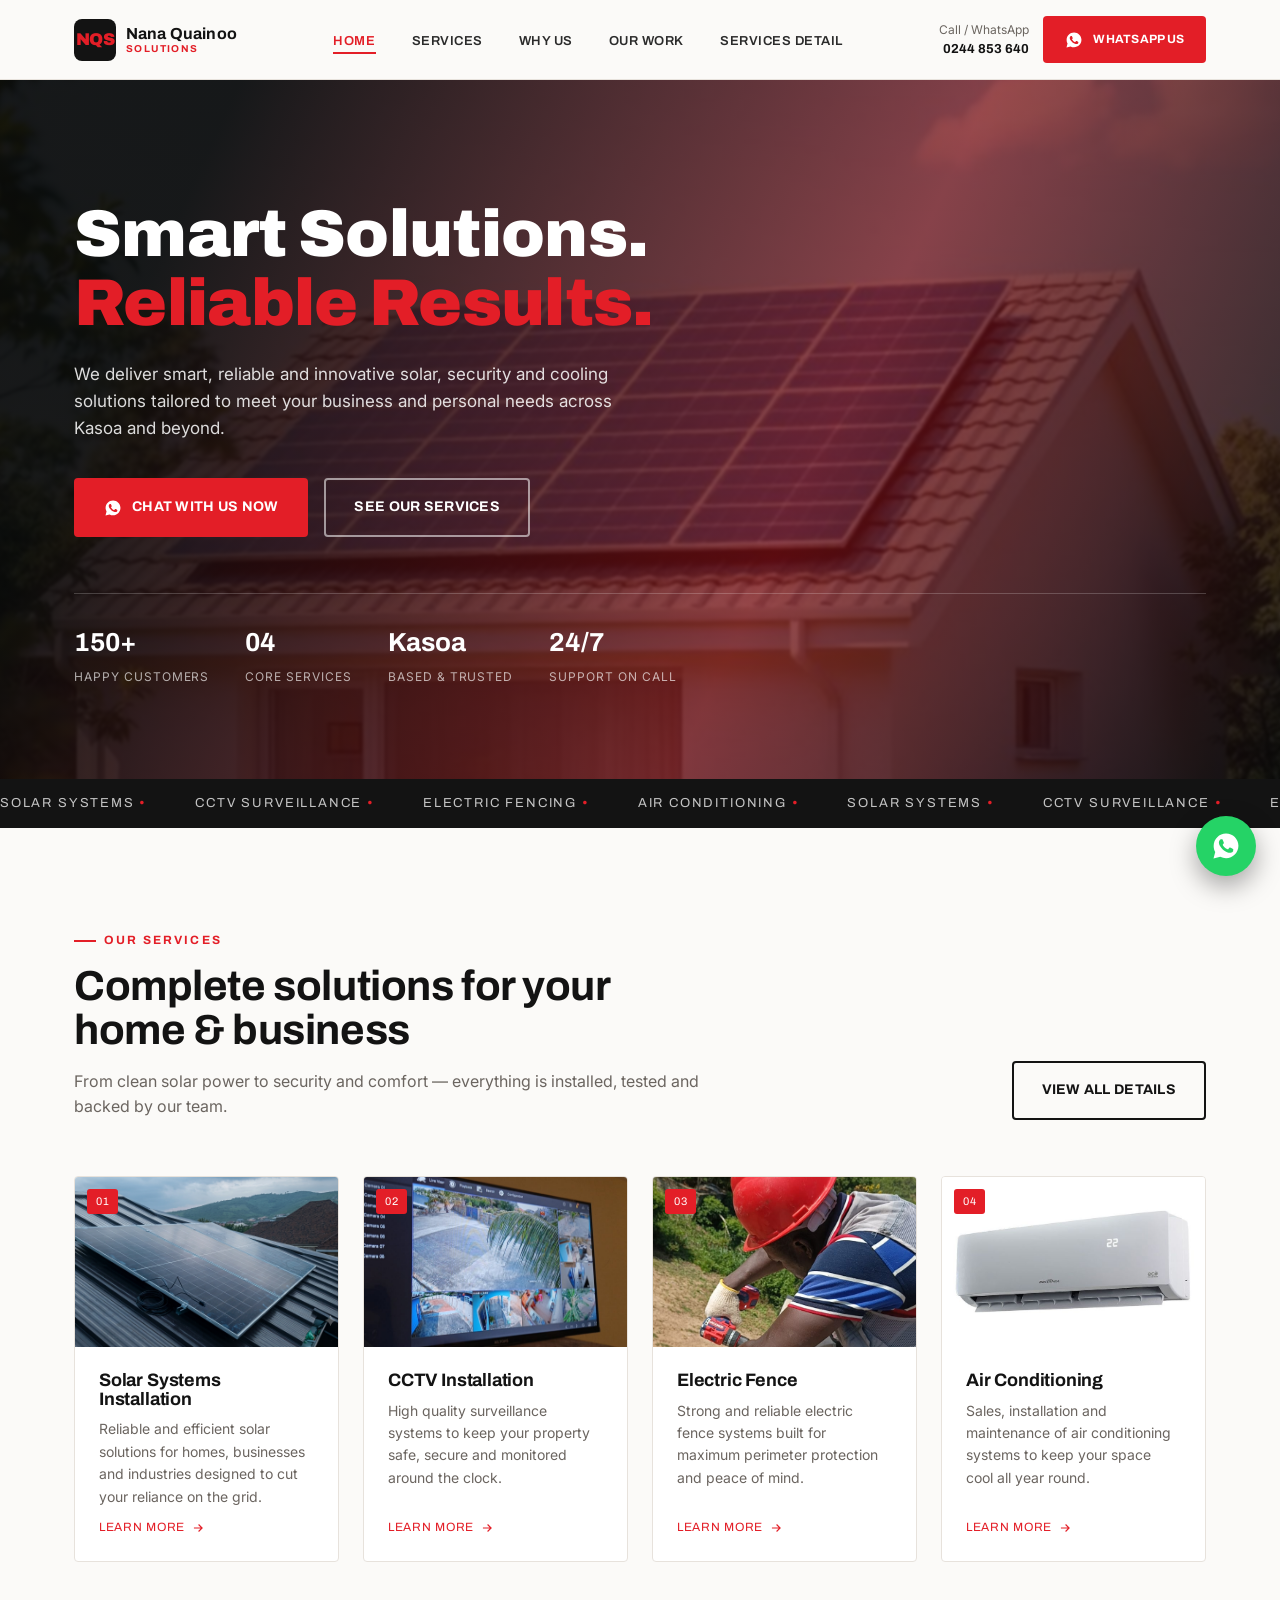
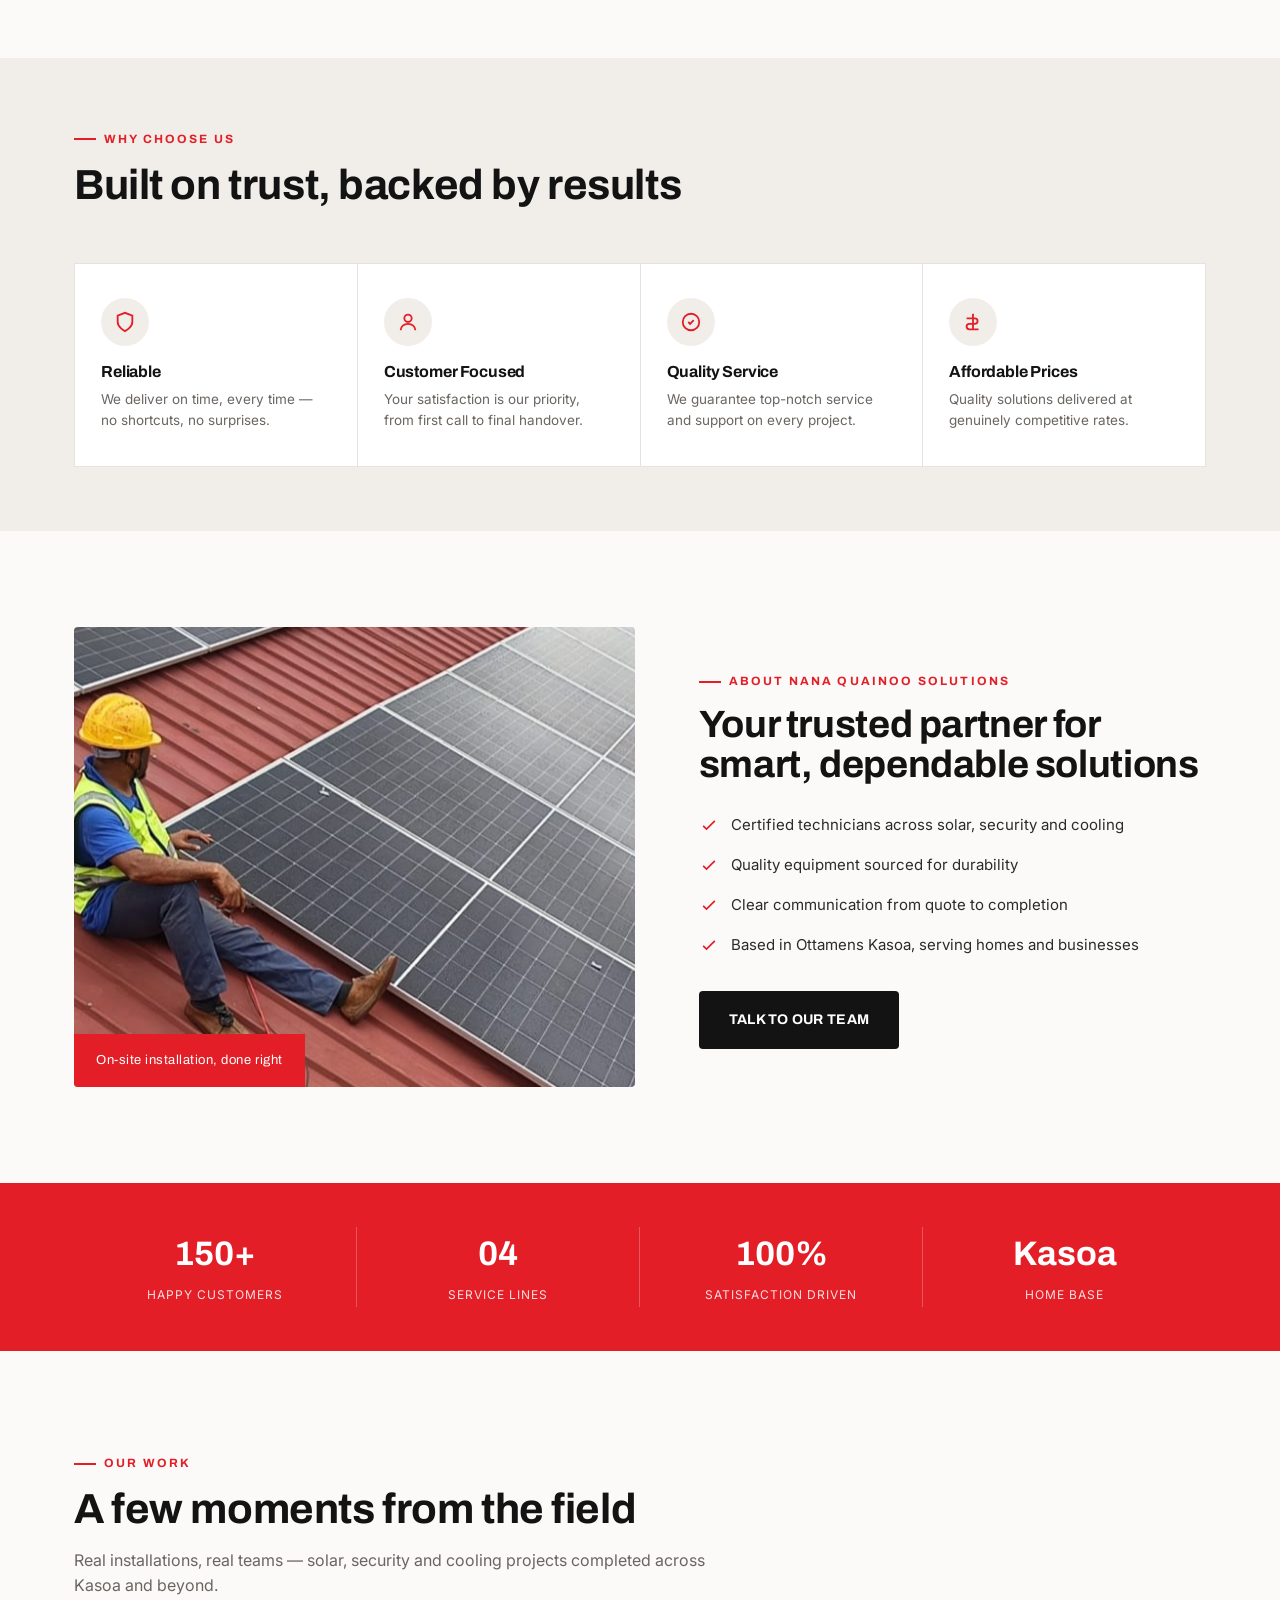
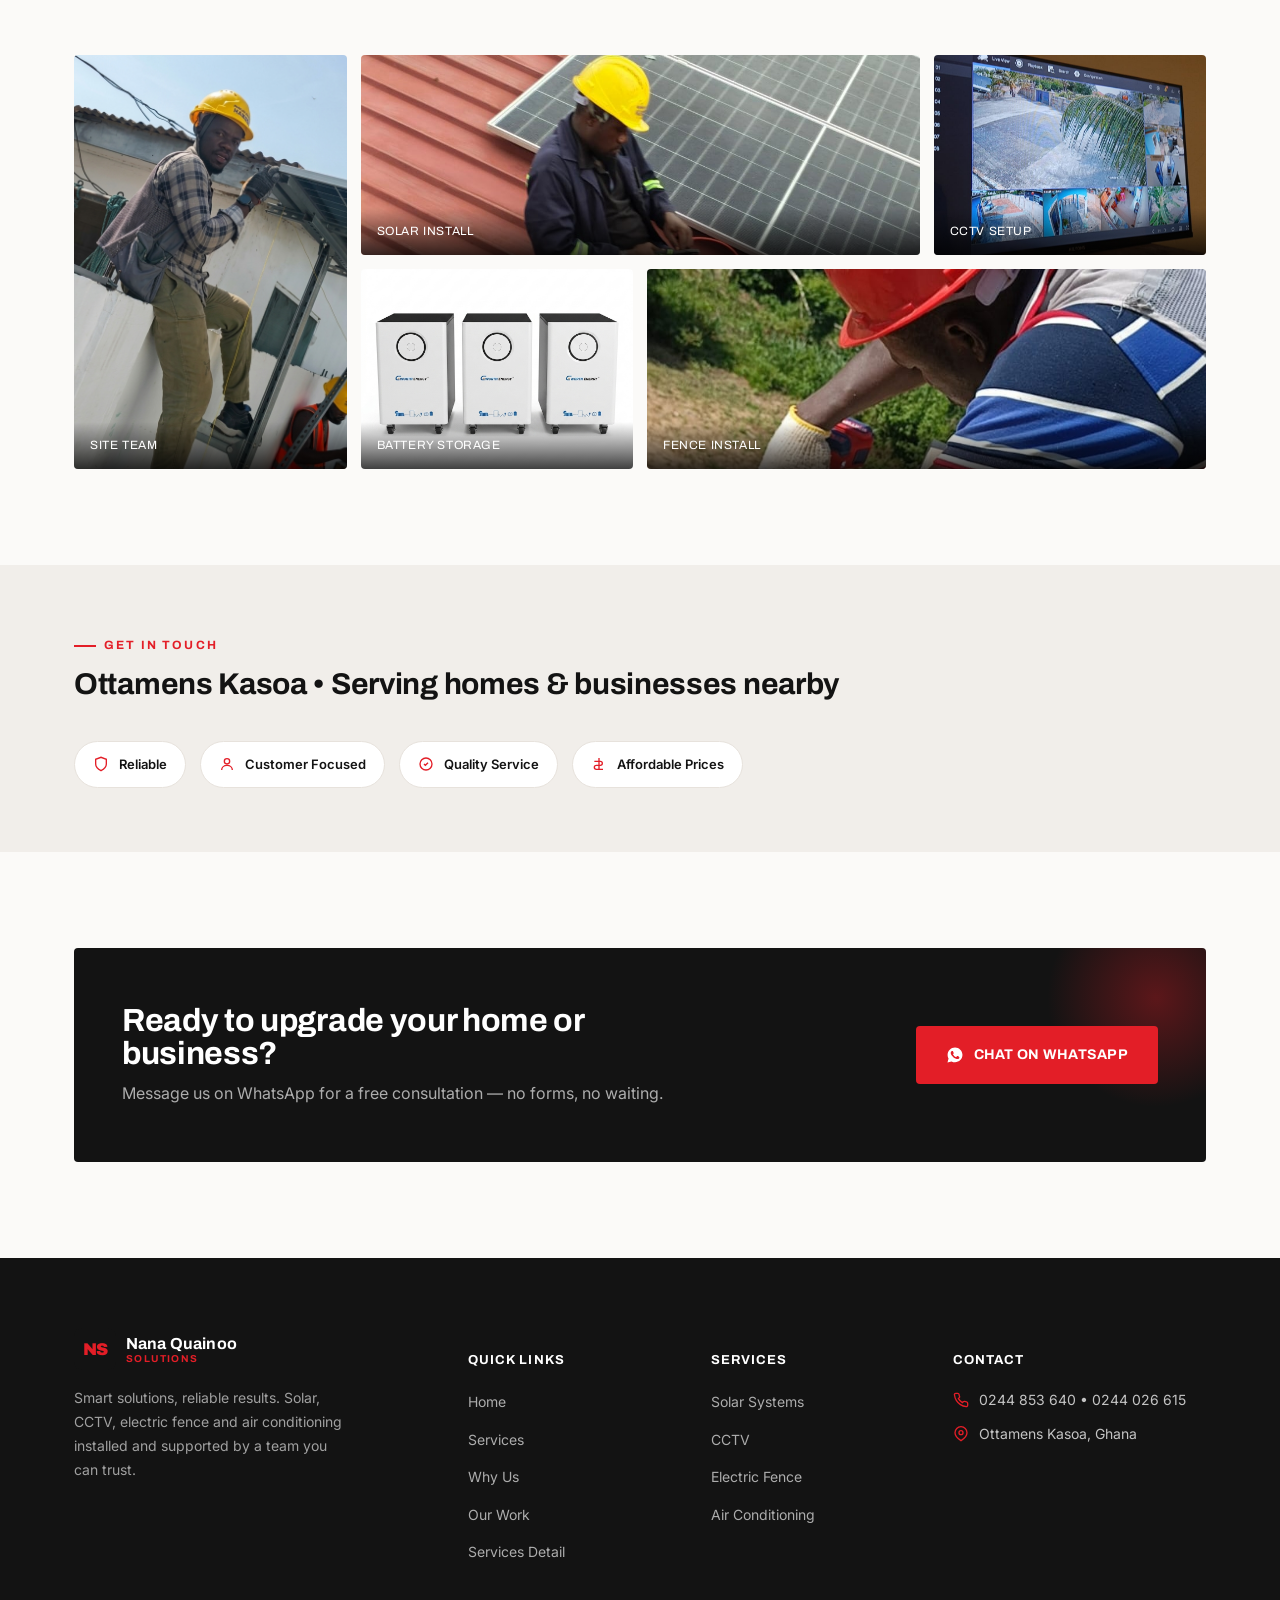
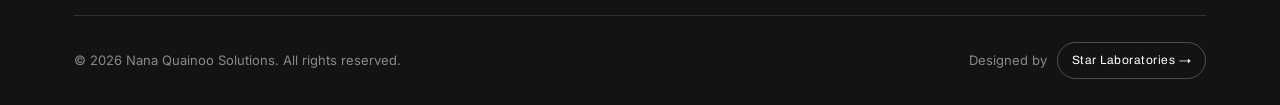
<file: index.html>
<!DOCTYPE html>
<html lang="en">
<head>
<meta charset="UTF-8">
<meta name="viewport" content="width=device-width, initial-scale=1.0">
<title>Nana Quainoo Solutions | Solar, CCTV, Electric Fence &amp; AC — Kasoa</title>
<meta name="description" content="Nana Quainoo Solutions delivers smart, reliable solar systems, CCTV, electric fence and air conditioning installations for homes and businesses in Kasoa and beyond.">
<link rel="preconnect" href="https://fonts.googleapis.com">
<link href="https://fonts.googleapis.com/css2?family=Archivo:wght@600;700;800;900&family=Inter:wght@400;500;600;700&display=swap" rel="stylesheet">
<link rel="stylesheet" href="style.css">
</head>
<body>

<!-- ============ HEADER ============ -->
<header class="site-header">
  <nav class="nav">
    <a href="index.html" class="brand">
      <span class="brand-mark">NQS</span>
      <span class="brand-text">
        <strong>Nana Quainoo</strong>
        <span>Solutions</span>
      </span>
    </a>

    <ul class="nav-links">
      <li><a href="index.html" class="active">Home</a></li>
      <li><a href="index.html#services">Services</a></li>
      <li><a href="index.html#why-us">Why Us</a></li>
      <li><a href="index.html#work">Our Work</a></li>
      <li><a href="services.html">Services Detail</a></li>
    </ul>

    <div class="nav-cta">
      <div class="nav-phone">
        <span>Call / WhatsApp</span>
        <strong>0244 853 640</strong>
      </div>
      <a class="btn btn-primary" href="https://wa.me/233244853640?text=Hello%20Nana%20Quainoo%20Solutions%2C%20I%27d%20like%20to%20request%20a%20quote." target="_blank" rel="noopener">
        <svg viewBox="0 0 24 24" fill="currentColor"><path d="M12.04 2C6.58 2 2.13 6.45 2.13 11.91c0 1.75.46 3.39 1.26 4.81L2 22l5.42-1.42a9.9 9.9 0 0 0 4.62 1.15h.01c5.46 0 9.9-4.45 9.9-9.91C21.96 6.45 17.5 2 12.04 2Zm5.81 14.06c-.24.68-1.4 1.31-1.93 1.38-.5.07-1.13.1-1.83-.11-.42-.13-.96-.31-1.65-.6-2.9-1.25-4.79-4.19-4.94-4.39-.14-.2-1.18-1.57-1.18-2.99 0-1.43.75-2.13 1.02-2.42.27-.29.58-.36.78-.36.2 0 .39 0 .56.01.18.01.42-.07.65.5.24.58.82 2 .89 2.15.07.14.12.31.02.5-.09.2-.14.31-.28.48-.14.17-.29.37-.42.5-.14.14-.28.29-.12.57.16.28.72 1.19 1.55 1.93 1.06.95 1.96 1.24 2.24 1.38.28.14.44.12.6-.07.17-.2.71-.83.9-1.11.19-.28.38-.24.63-.14.26.09 1.65.78 1.93.92.28.14.47.21.54.33.07.12.07.68-.17 1.36Z"/></svg>
        WhatsApp Us
      </a>
    </div>

    <button class="hamburger" aria-label="Toggle menu">
      <span></span><span></span><span></span>
    </button>
  </nav>
</header>

<!-- ============ HERO ============ -->
<section class="hero">
  <div class="hero-bg"></div>
  <div class="hero-overlay"></div>
  <div class="hero-inner">
   
    <h1>Smart Solutions.<em>Reliable Results.</em></h1>
    <p class="lead">We deliver smart, reliable and innovative solar, security and cooling solutions  tailored to meet your business and personal needs across Kasoa and beyond.</p>
    <div class="hero-actions">
      <a class="btn btn-primary" href="https://wa.me/233244853640?text=Hello%20Nana%20Quainoo%20Solutions%2C%20I%27d%20like%20to%20request%20a%20quote." target="_blank" rel="noopener">
        <svg viewBox="0 0 24 24" fill="currentColor"><path d="M12.04 2C6.58 2 2.13 6.45 2.13 11.91c0 1.75.46 3.39 1.26 4.81L2 22l5.42-1.42a9.9 9.9 0 0 0 4.62 1.15h.01c5.46 0 9.9-4.45 9.9-9.91C21.96 6.45 17.5 2 12.04 2Zm5.81 14.06c-.24.68-1.4 1.31-1.93 1.38-.5.07-1.13.1-1.83-.11-.42-.13-.96-.31-1.65-.6-2.9-1.25-4.79-4.19-4.94-4.39-.14-.2-1.18-1.57-1.18-2.99 0-1.43.75-2.13 1.02-2.42.27-.29.58-.36.78-.36.2 0 .39 0 .56.01.18.01.42-.07.65.5.24.58.82 2 .89 2.15.07.14.12.31.02.5-.09.2-.14.31-.28.48-.14.17-.29.37-.42.5-.14.14-.28.29-.12.57.16.28.72 1.19 1.55 1.93 1.06.95 1.96 1.24 2.24 1.38.28.14.44.12.6-.07.17-.2.71-.83.9-1.11.19-.28.38-.24.63-.14.26.09 1.65.78 1.93.92.28.14.47.21.54.33.07.12.07.68-.17 1.36Z"/></svg>
        Chat With Us Now
      </a>
      <a class="btn btn-outline" href="./services.html">See Our Services</a>
    </div>
    <div class="hero-meta">
      <div class="hero-meta-item"><strong>150+</strong><span>Happy Customers</span></div>
      <div class="hero-meta-item"><strong>04</strong><span>Core Services</span></div>
      <div class="hero-meta-item"><strong>Kasoa</strong><span>Based &amp; Trusted</span></div>
      <div class="hero-meta-item"><strong>24/7</strong><span>Support On Call</span></div>
    </div>
  </div>
</section>

<!-- ============ MARQUEE STRIP ============ -->
<div class="strip">
  <div class="strip-track">
    <span>Solar Systems <b>&bull;</b></span>
    <span>CCTV Surveillance <b>&bull;</b></span>
    <span>Electric Fencing <b>&bull;</b></span>
    <span>Air Conditioning <b>&bull;</b></span>
    <span>Solar Systems <b>&bull;</b></span>
    <span>CCTV Surveillance <b>&bull;</b></span>
    <span>Electric Fencing <b>&bull;</b></span>
    <span>Air Conditioning <b>&bull;</b></span>
    <span>Solar Systems <b>&bull;</b></span>
    <span>CCTV Surveillance <b>&bull;</b></span>
    <span>Electric Fencing <b>&bull;</b></span>
    <span>Air Conditioning <b>&bull;</b></span>
  </div>
</div>

<!-- ============ SERVICES ============ -->
<section class="section" id="services">
  <div class="container">
    <div class="section-flex-head">
      <div class="section-head" style="margin-bottom:0;">
        <span class="eyebrow">Our Services</span>
        <h2>Complete solutions for your home &amp; business</h2>
        <p>From clean solar power to security and comfort — everything is installed, tested and backed by our team.</p>
      </div>
      <a class="btn btn-ghost" href="services.html">View All Details</a>
    </div>

    <div class="services-grid">
      <div class="service-card">
        <div class="service-card-img">
          <span class="service-card-num">01</span>
          <img src="images/solar panel1.png" alt="Solar panel installation on rooftop">
        </div>
        <div class="service-card-body">
          <h3>Solar Systems Installation</h3>
          <p>Reliable and efficient solar solutions for homes, businesses and industries designed to cut your reliance on the grid.</p>
          <a class="service-card-link" href="services.html#solar">Learn More <svg viewBox="0 0 24 24" fill="none" stroke="currentColor" stroke-width="2"><path d="M5 12h14M13 6l6 6-6 6"/></svg></a>
        </div>
      </div>

      <div class="service-card">
        <div class="service-card-img">
          <span class="service-card-num">02</span>
          <img src="images/cctv2.jpg" alt="CCTV camera mounted on wall">
        </div>
        <div class="service-card-body">
          <h3>CCTV Installation</h3>
          <p>High quality surveillance systems to keep your property safe, secure and monitored around the clock.</p>
          <a class="service-card-link" href="services.html#cctv">Learn More <svg viewBox="0 0 24 24" fill="none" stroke="currentColor" stroke-width="2"><path d="M5 12h14M13 6l6 6-6 6"/></svg></a>
        </div>
      </div>

      <div class="service-card">
        <div class="service-card-img">
          <span class="service-card-num">03</span>
          <img src="images/cctv1.jpg" alt="Electric fence around a property">
        </div>
        <div class="service-card-body">
          <h3>Electric Fence</h3>
          <p>Strong and reliable electric fence systems built for maximum perimeter protection and peace of mind.</p>
          <a class="service-card-link" href="services.html#fence">Learn More <svg viewBox="0 0 24 24" fill="none" stroke="currentColor" stroke-width="2"><path d="M5 12h14M13 6l6 6-6 6"/></svg></a>
        </div>
      </div>

      <div class="service-card">
        <div class="service-card-img">
          <span class="service-card-num">04</span>
          <img src="images/air conditioner.jpg" alt="Wall mounted air conditioning unit">
        </div>
        <div class="service-card-body">
          <h3>Air Conditioning</h3>
          <p>Sales, installation and maintenance of air conditioning systems to keep your space cool all year round.</p>
          <a class="service-card-link" href="services.html#ac">Learn More <svg viewBox="0 0 24 24" fill="none" stroke="currentColor" stroke-width="2"><path d="M5 12h14M13 6l6 6-6 6"/></svg></a>
        </div>
      </div>
    </div>
  </div>
</section>

<!-- ============ WHY CHOOSE US ============ -->
<section class="section-tight section-dim" id="why-us">
  <div class="container">
    <div class="section-head">
      <span class="eyebrow">Why Choose Us</span>
      <h2>Built on trust, backed by results</h2>
    </div>
    <div class="why-grid">
      <div class="why-item">
        <div class="icon"><svg viewBox="0 0 24 24" fill="none" stroke="currentColor" stroke-width="2"><path d="M12 22s8-4 8-10V5l-8-3-8 3v7c0 6 8 10 8 10Z"/></svg></div>
        <h4>Reliable</h4>
        <p>We deliver on time, every time — no shortcuts, no surprises.</p>
      </div>
      <div class="why-item">
        <div class="icon"><svg viewBox="0 0 24 24" fill="none" stroke="currentColor" stroke-width="2"><circle cx="12" cy="8" r="4"/><path d="M4 21c0-4 3.6-7 8-7s8 3 8 7"/></svg></div>
        <h4>Customer Focused</h4>
        <p>Your satisfaction is our priority, from first call to final handover.</p>
      </div>
      <div class="why-item">
        <div class="icon"><svg viewBox="0 0 24 24" fill="none" stroke="currentColor" stroke-width="2"><path d="m9 12 2 2 4-4"/><circle cx="12" cy="12" r="9"/></svg></div>
        <h4>Quality Service</h4>
        <p>We guarantee top-notch service and support on every project.</p>
      </div>
      <div class="why-item">
        <div class="icon"><svg viewBox="0 0 24 24" fill="none" stroke="currentColor" stroke-width="2"><path d="M12 3v18M5 8h9a3 3 0 0 1 0 6H8a3 3 0 0 0 0 6h10"/></svg></div>
        <h4>Affordable Prices</h4>
        <p>Quality solutions delivered at genuinely competitive rates.</p>
      </div>
    </div>
  </div>
</section>

<!-- ============ ABOUT (video slot replaced with image) ============ -->
<section class="section">
  <div class="container about">
    <div class="about-media">
      <img src="images/work force5.jpg" alt="NQS technician installing solar panels on a rooftop">
      <div class="about-media-tag">On-site installation, done right</div>
    </div>
    <div>
      <span class="eyebrow">About Nana Quainoo Solutions</span>
      <h2 style="margin-top:14px;font-size:clamp(26px,3.4vw,38px);">Your trusted partner for smart, dependable solutions</h2>
      <ul class="about-list">
        <li><svg viewBox="0 0 24 24" fill="none" stroke="currentColor" stroke-width="2"><path d="m5 13 4 4L19 7"/></svg> Certified technicians across solar, security and cooling</li>
        <li><svg viewBox="0 0 24 24" fill="none" stroke="currentColor" stroke-width="2"><path d="m5 13 4 4L19 7"/></svg> Quality equipment sourced for durability</li>
        <li><svg viewBox="0 0 24 24" fill="none" stroke="currentColor" stroke-width="2"><path d="m5 13 4 4L19 7"/></svg> Clear communication from quote to completion</li>
        <li><svg viewBox="0 0 24 24" fill="none" stroke="currentColor" stroke-width="2"><path d="m5 13 4 4L19 7"/></svg> Based in Ottamens Kasoa, serving homes and businesses</li>
      </ul>
      <a class="btn btn-dark" href="https://wa.me/233244853640?text=Hello%20Nana%20Quainoo%20Solutions%2C%20I%27d%20like%20to%20know%20more%20about%20your%20services." target="_blank" rel="noopener">Talk To Our Team</a>
    </div>
  </div>
</section>

<!-- ============ STAT BAND ============ -->
<div class="stat-band">
  <div class="container">
    <div class="stat-item"><strong>150+</strong><span>Happy Customers</span></div>
    <div class="stat-item"><strong>04</strong><span>Service Lines</span></div>
    <div class="stat-item"><strong>100%</strong><span>Satisfaction Driven</span></div>
    <div class="stat-item"><strong>Kasoa</strong><span>Home Base</span></div>
  </div>
</div>

<!-- ============ OUR WORK GALLERY ============ -->
<section class="section" id="work">
  <div class="container">
    <div class="section-head">
      <span class="eyebrow">Our Work</span>
      <h2>A few moments from the field</h2>
      <p>Real installations, real teams — solar, security and cooling projects completed across Kasoa and beyond.</p>
    </div>
    <div class="gallery-grid">
      <div class="g-item g-tall"><img src="images/work force2.png" alt="NQS installation team on site"><span class="gallery-cap">Site Team</span></div>
      <div class="g-item g-wide"><img src="images/work force4.jpg" alt="Completed rooftop solar installation"><span class="gallery-cap">Solar Install</span></div>
      <div class="g-item"><img src="images/cctv2.jpg" alt="CCTV camera mounted outdoors"><span class="gallery-cap">CCTV Setup</span></div>
      <div class="g-item"><img src="images/battery.png" alt="Solar battery storage units"><span class="gallery-cap">Battery Storage</span></div>
      <div class="g-item g-wide"><img src="images/cctv1.jpg" alt="Electric fence installed on building"><span class="gallery-cap">Fence Install</span></div>
    </div>
  </div>
</section>

<!-- ============ TRUST ROW ============ -->
<section class="section-tight section-dim">
  <div class="container trust-row">
    <div>
      <span class="eyebrow">Get In Touch</span>
      <h2 style="margin-top:14px;font-size:clamp(22px,3vw,30px);">Ottamens Kasoa &bull; Serving homes &amp; businesses nearby</h2>
    </div>
    <div class="trust-badges">
      <span class="trust-badge"><svg viewBox="0 0 24 24" fill="none" stroke="currentColor" stroke-width="2"><path d="M12 22s8-4 8-10V5l-8-3-8 3v7c0 6 8 10 8 10Z"/></svg> Reliable</span>
      <span class="trust-badge"><svg viewBox="0 0 24 24" fill="none" stroke="currentColor" stroke-width="2"><circle cx="12" cy="8" r="4"/><path d="M4 21c0-4 3.6-7 8-7s8 3 8 7"/></svg> Customer Focused</span>
      <span class="trust-badge"><svg viewBox="0 0 24 24" fill="none" stroke="currentColor" stroke-width="2"><path d="m9 12 2 2 4-4"/><circle cx="12" cy="12" r="9"/></svg> Quality Service</span>
      <span class="trust-badge"><svg viewBox="0 0 24 24" fill="none" stroke="currentColor" stroke-width="2"><path d="M12 3v18M5 8h9a3 3 0 0 1 0 6H8a3 3 0 0 0 0 6h10"/></svg> Affordable Prices</span>
    </div>
  </div>
</section>

<!-- ============ CTA BANNER ============ -->
<section class="section">
  <div class="container">
    <div class="cta-banner">
      <div>
        <h3>Ready to upgrade your home or business?</h3>
        <p>Message us on WhatsApp for a free consultation — no forms, no waiting.</p>
      </div>
      <a class="btn btn-primary" href="https://wa.me/233244853640?text=Hello%20Nana%20Quainoo%20Solutions%2C%20I%27d%20like%20to%20request%20a%20quote." target="_blank" rel="noopener">
        <svg viewBox="0 0 24 24" fill="currentColor"><path d="M12.04 2C6.58 2 2.13 6.45 2.13 11.91c0 1.75.46 3.39 1.26 4.81L2 22l5.42-1.42a9.9 9.9 0 0 0 4.62 1.15h.01c5.46 0 9.9-4.45 9.9-9.91C21.96 6.45 17.5 2 12.04 2Zm5.81 14.06c-.24.68-1.4 1.31-1.93 1.38-.5.07-1.13.1-1.83-.11-.42-.13-.96-.31-1.65-.6-2.9-1.25-4.79-4.19-4.94-4.39-.14-.2-1.18-1.57-1.18-2.99 0-1.43.75-2.13 1.02-2.42.27-.29.58-.36.78-.36.2 0 .39 0 .56.01.18.01.42-.07.65.5.24.58.82 2 .89 2.15.07.14.12.31.02.5-.09.2-.14.31-.28.48-.14.17-.29.37-.42.5-.14.14-.28.29-.12.57.16.28.72 1.19 1.55 1.93 1.06.95 1.96 1.24 2.24 1.38.28.14.44.12.6-.07.17-.2.71-.83.9-1.11.19-.28.38-.24.63-.14.26.09 1.65.78 1.93.92.28.14.47.21.54.33.07.12.07.68-.17 1.36Z"/></svg>
        Chat On WhatsApp
      </a>
    </div>
  </div>
</section>

<!-- ============ FOOTER ============ -->
<footer class="site-footer">
  <div class="container">
    <div class="footer-grid">
      <div class="footer-brand">
        <a href="index.html" class="brand">
          <span class="brand-mark">NS</span>
          <span class="brand-text"><strong>Nana Quainoo</strong><span>Solutions</span></span>
        </a>
        <p>Smart solutions, reliable results. Solar, CCTV, electric fence and air conditioning  installed and supported by a team you can trust.</p>
      </div>
      <div class="footer-col">
        <h5>Quick Links</h5>
        <ul>
          <li><a href="index.html">Home</a></li>
          <li><a href="index.html#services">Services</a></li>
          <li><a href="index.html#why-us">Why Us</a></li>
          <li><a href="index.html#work">Our Work</a></li>
          <li><a href="services.html">Services Detail</a></li>
        </ul>
      </div>
      <div class="footer-col">
        <h5>Services</h5>
        <ul>
          <li><a href="services.html#solar">Solar Systems</a></li>
          <li><a href="services.html#cctv">CCTV</a></li>
          <li><a href="services.html#fence">Electric Fence</a></li>
          <li><a href="services.html#ac">Air Conditioning</a></li>
        </ul>
      </div>
      <div class="footer-col">
        <h5>Contact</h5>
        <ul>
          <li class="contact-line"><svg viewBox="0 0 24 24" fill="none" stroke="currentColor" stroke-width="2"><path d="M22 16.92v3a2 2 0 0 1-2.18 2 19.79 19.79 0 0 1-8.63-3.07 19.5 19.5 0 0 1-6-6 19.79 19.79 0 0 1-3.07-8.67A2 2 0 0 1 4.11 2h3a2 2 0 0 1 2 1.72c.13.96.36 1.9.7 2.81a2 2 0 0 1-.45 2.11L8.09 9.91a16 16 0 0 0 6 6l1.27-1.27a2 2 0 0 1 2.11-.45c.9.34 1.85.57 2.81.7A2 2 0 0 1 22 16.92Z"/></svg> 0244 853 640 &bull; 0244 026 615</li>
          <li class="contact-line"><svg viewBox="0 0 24 24" fill="none" stroke="currentColor" stroke-width="2"><path d="M21 10c0 6-9 12-9 12S3 16 3 10a9 9 0 1 1 18 0Z"/><circle cx="12" cy="10" r="3"/></svg> Ottamens Kasoa, Ghana</li>
        </ul>
      </div>
    </div>
    <div class="footer-bottom">
      <span>&copy; 2026 Nana Quainoo Solutions. All rights reserved.</span>
      <span class="footer-credit">
        Designed by
        <a class="footer-credit-btn" href="https://starlabsss.netlify.app/" target="_blank" rel="noopener">Star Laboratories &rarr;</a>
      </span>
    </div>
  </div>
</footer>

<!-- ============ FLOATING WHATSAPP ============ -->
<a class="wa-float" href="https://wa.me/233244853640?text=Hello%20Nana%20Quainoo%20Solutions%2C%20I%27d%20like%20to%20request%20a%20quote." target="_blank" rel="noopener" aria-label="Chat on WhatsApp">
  <svg viewBox="0 0 24 24"><path d="M12.04 2C6.58 2 2.13 6.45 2.13 11.91c0 1.75.46 3.39 1.26 4.81L2 22l5.42-1.42a9.9 9.9 0 0 0 4.62 1.15h.01c5.46 0 9.9-4.45 9.9-9.91C21.96 6.45 17.5 2 12.04 2Zm5.81 14.06c-.24.68-1.4 1.31-1.93 1.38-.5.07-1.13.1-1.83-.11-.42-.13-.96-.31-1.65-.6-2.9-1.25-4.79-4.19-4.94-4.39-.14-.2-1.18-1.57-1.18-2.99 0-1.43.75-2.13 1.02-2.42.27-.29.58-.36.78-.36.2 0 .39 0 .56.01.18.01.42-.07.65.5.24.58.82 2 .89 2.15.07.14.12.31.02.5-.09.2-.14.31-.28.48-.14.17-.29.37-.42.5-.14.14-.28.29-.12.57.16.28.72 1.19 1.55 1.93 1.06.95 1.96 1.24 2.24 1.38.28.14.44.12.6-.07.17-.2.71-.83.9-1.11.19-.28.38-.24.63-.14.26.09 1.65.78 1.93.92.28.14.47.21.54.33.07.12.07.68-.17 1.36Z"/></svg>
</a>

<script src="script.js"></script>
</body>
</html>
</file>
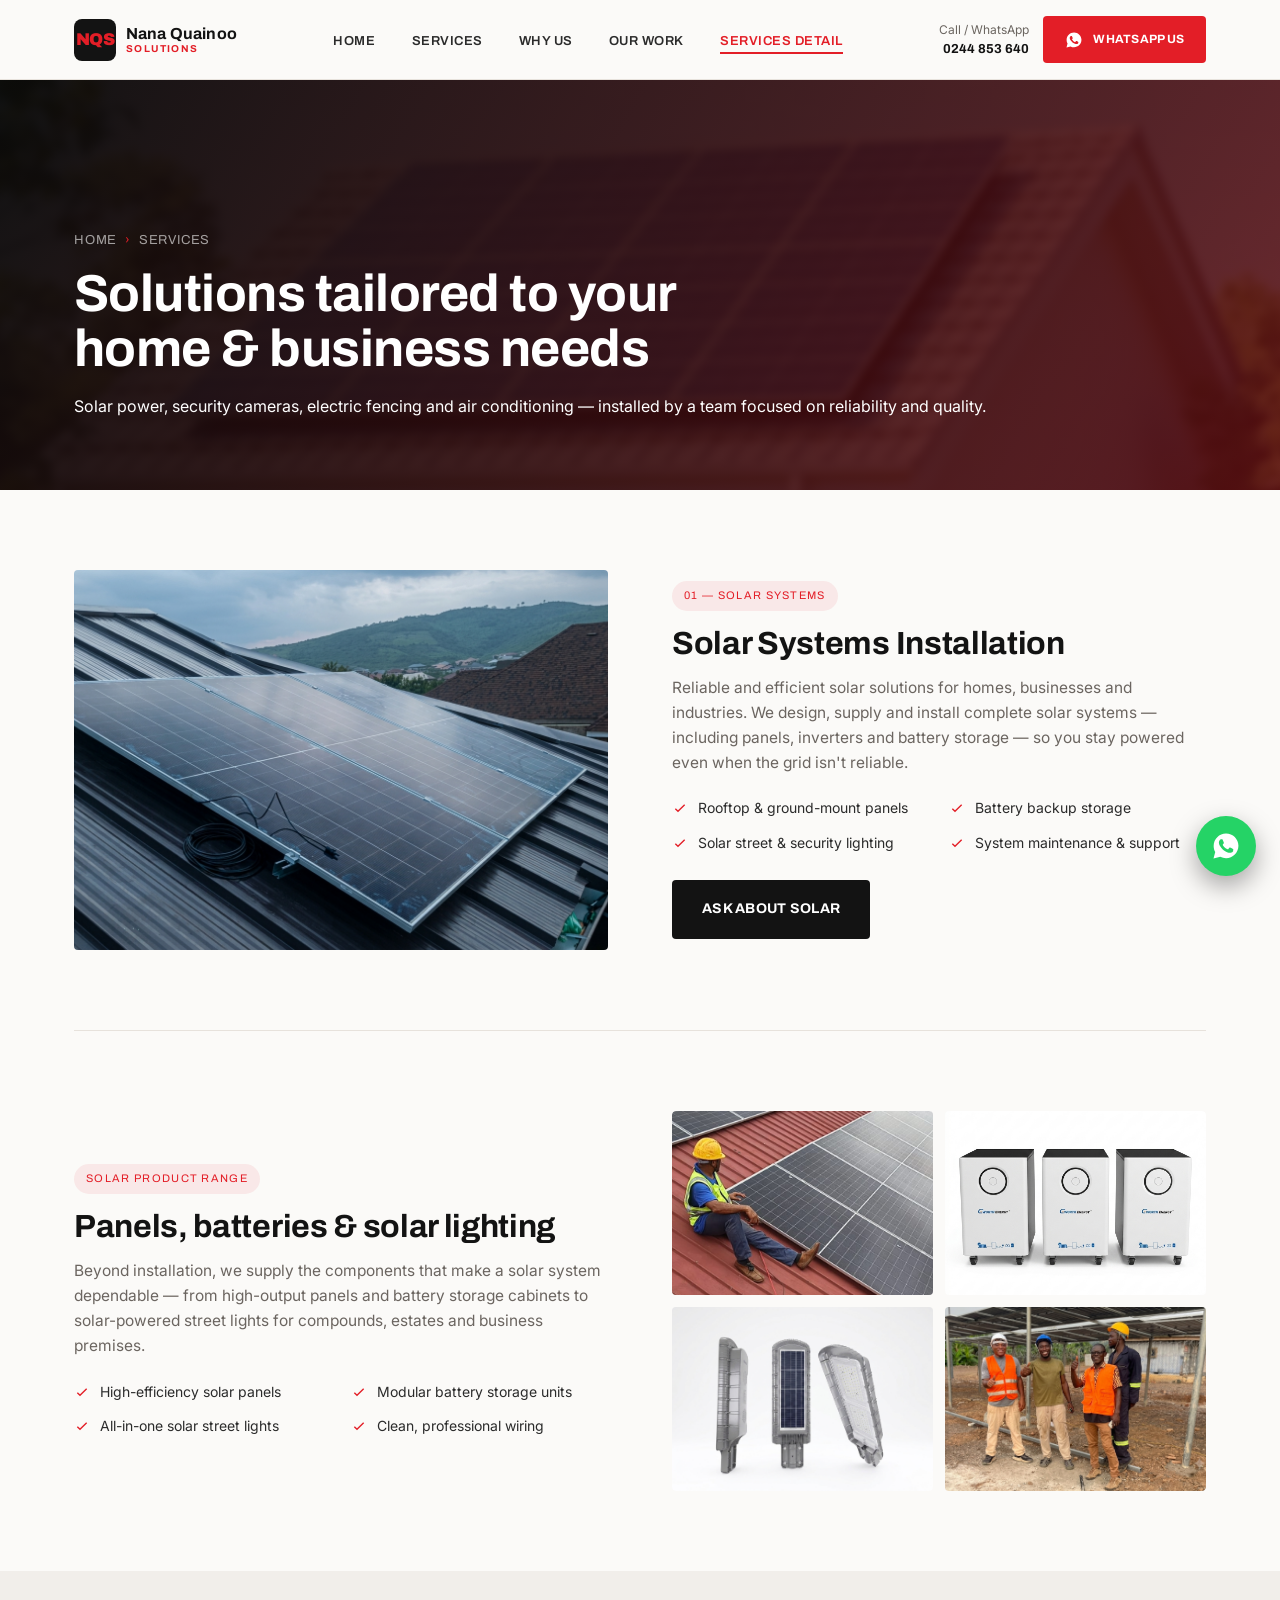
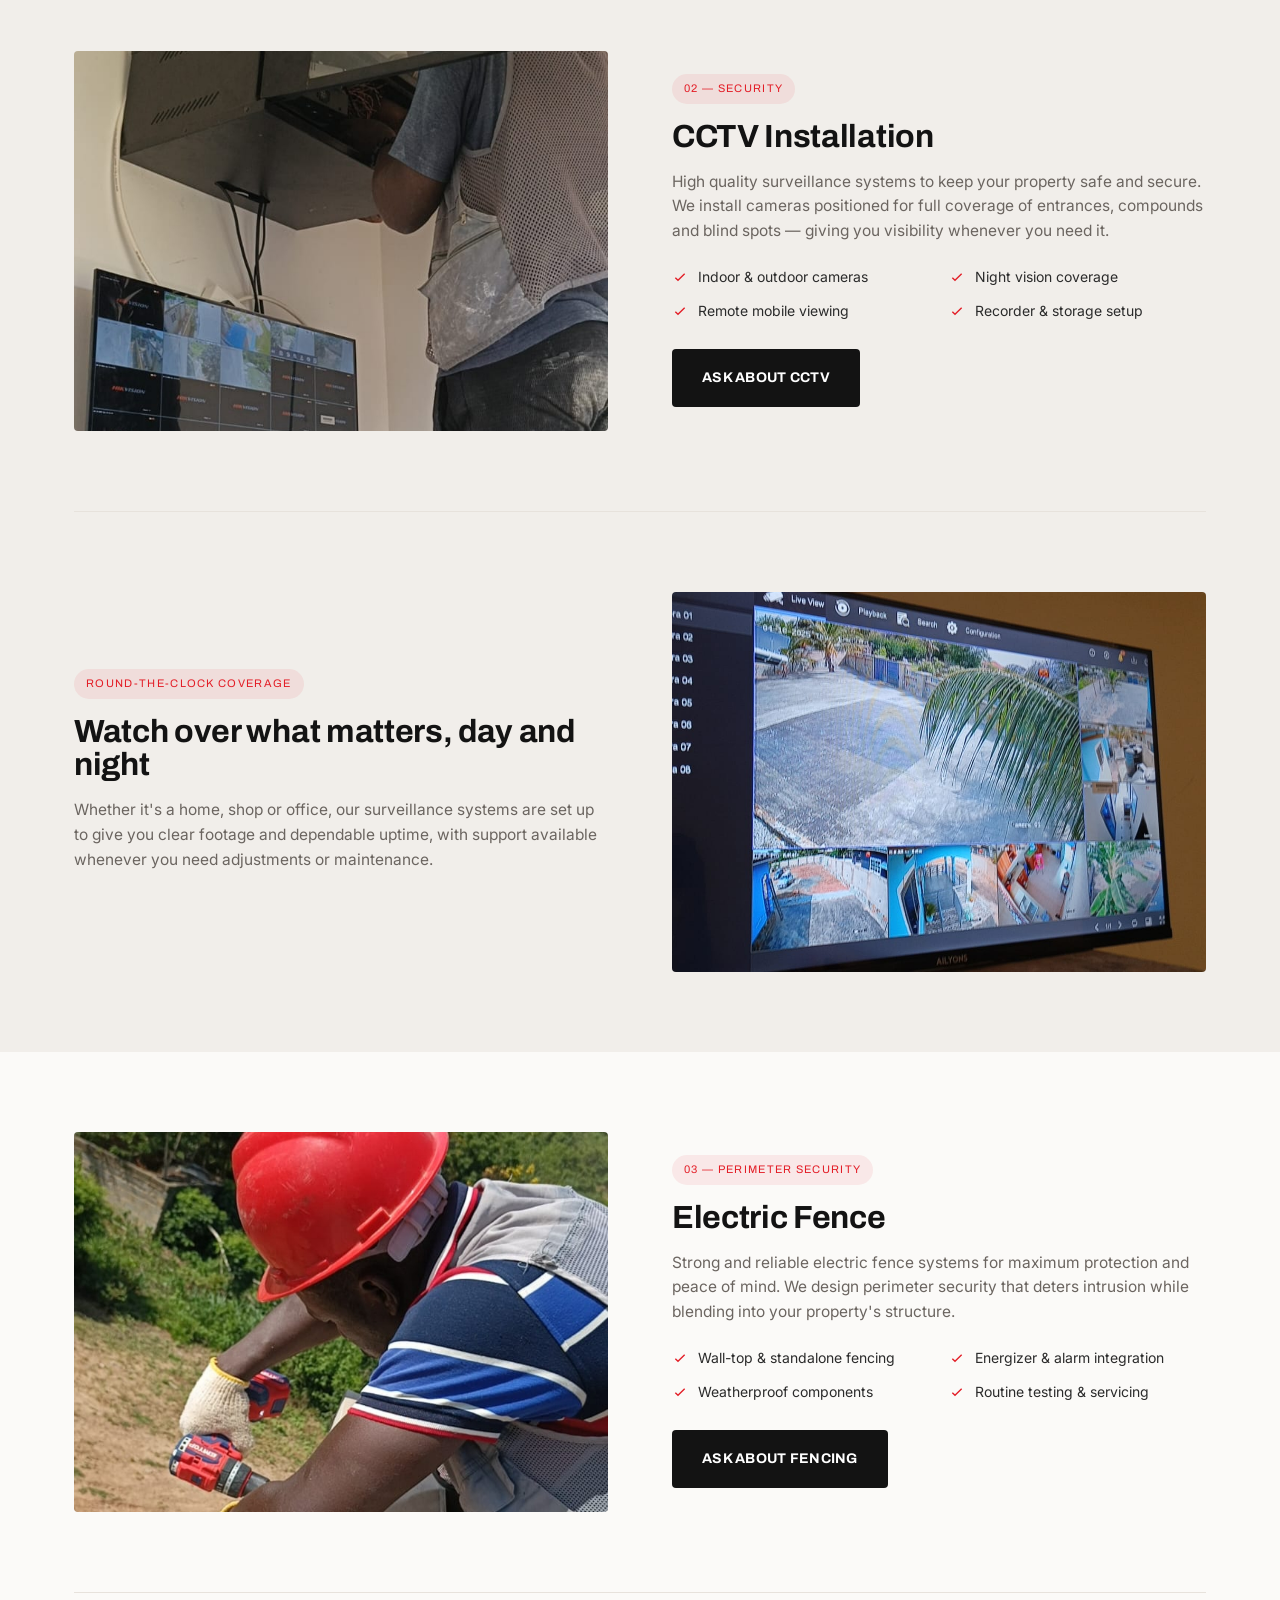
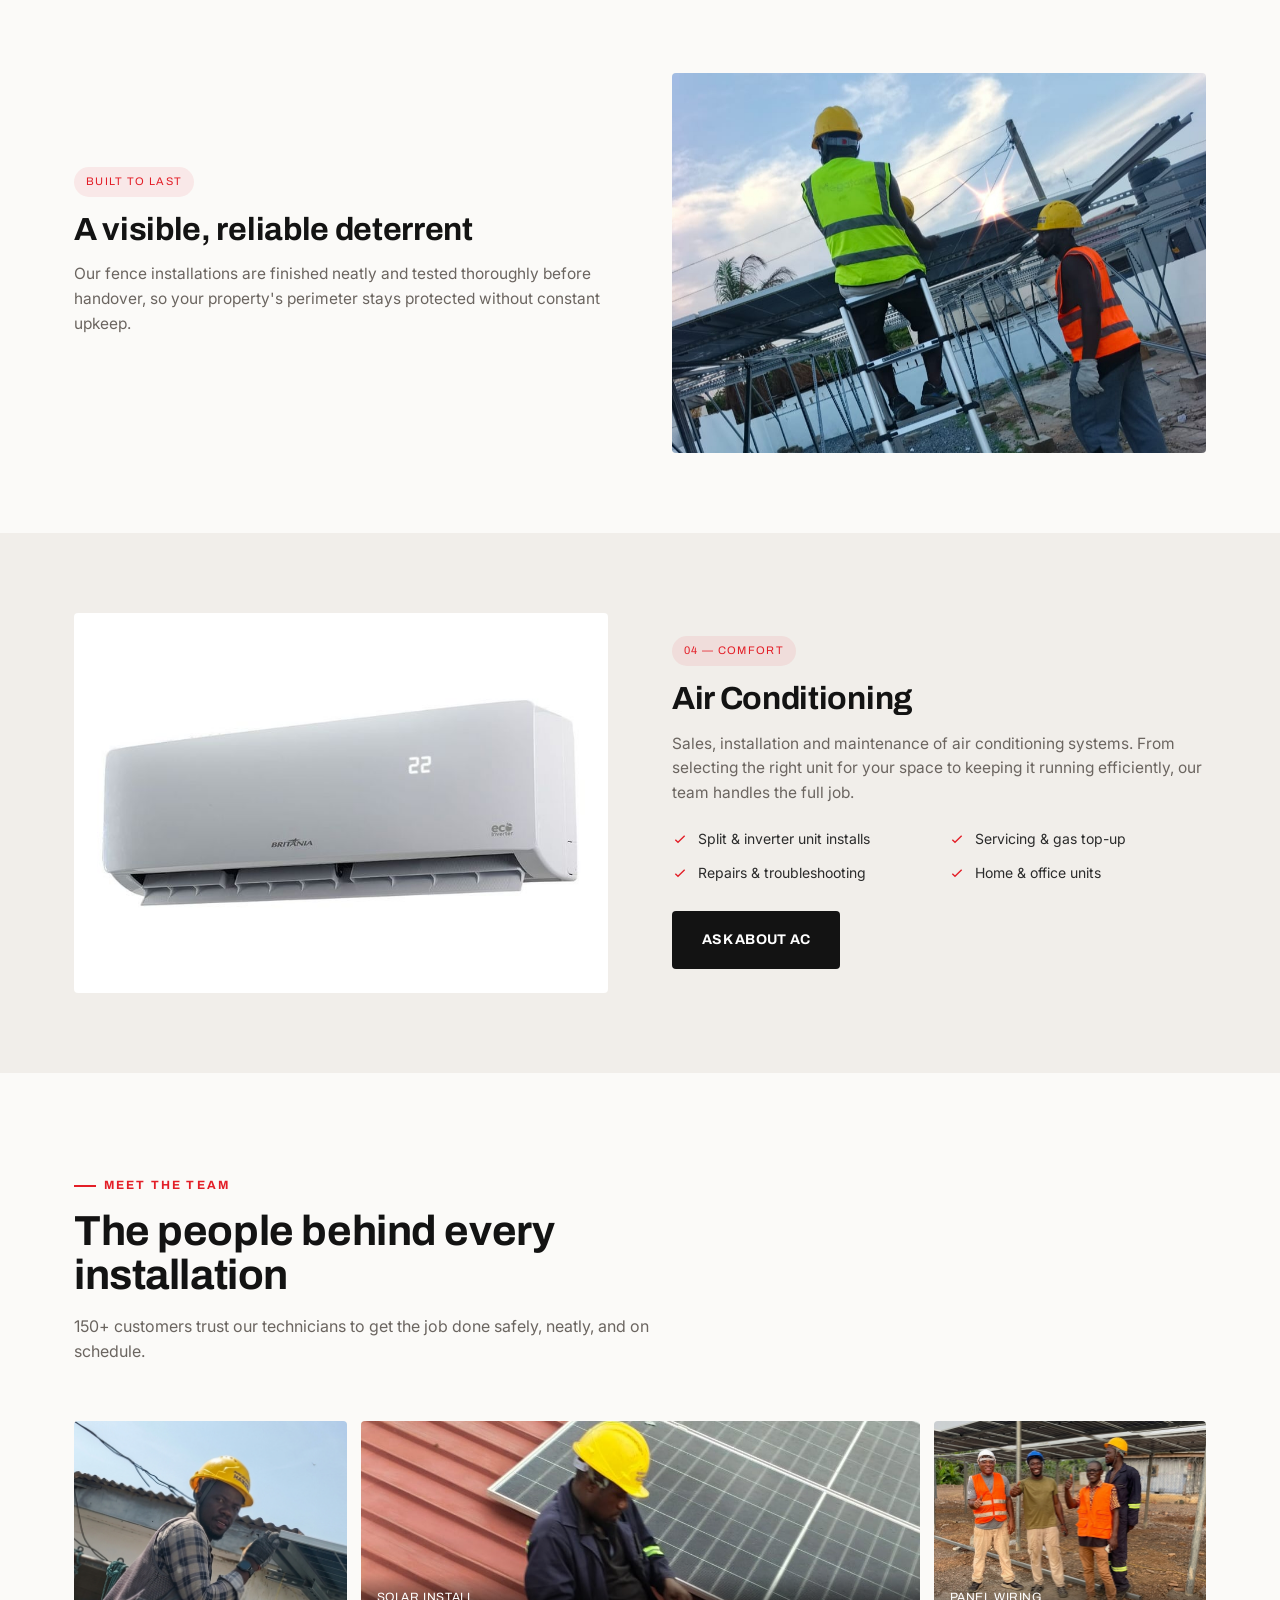
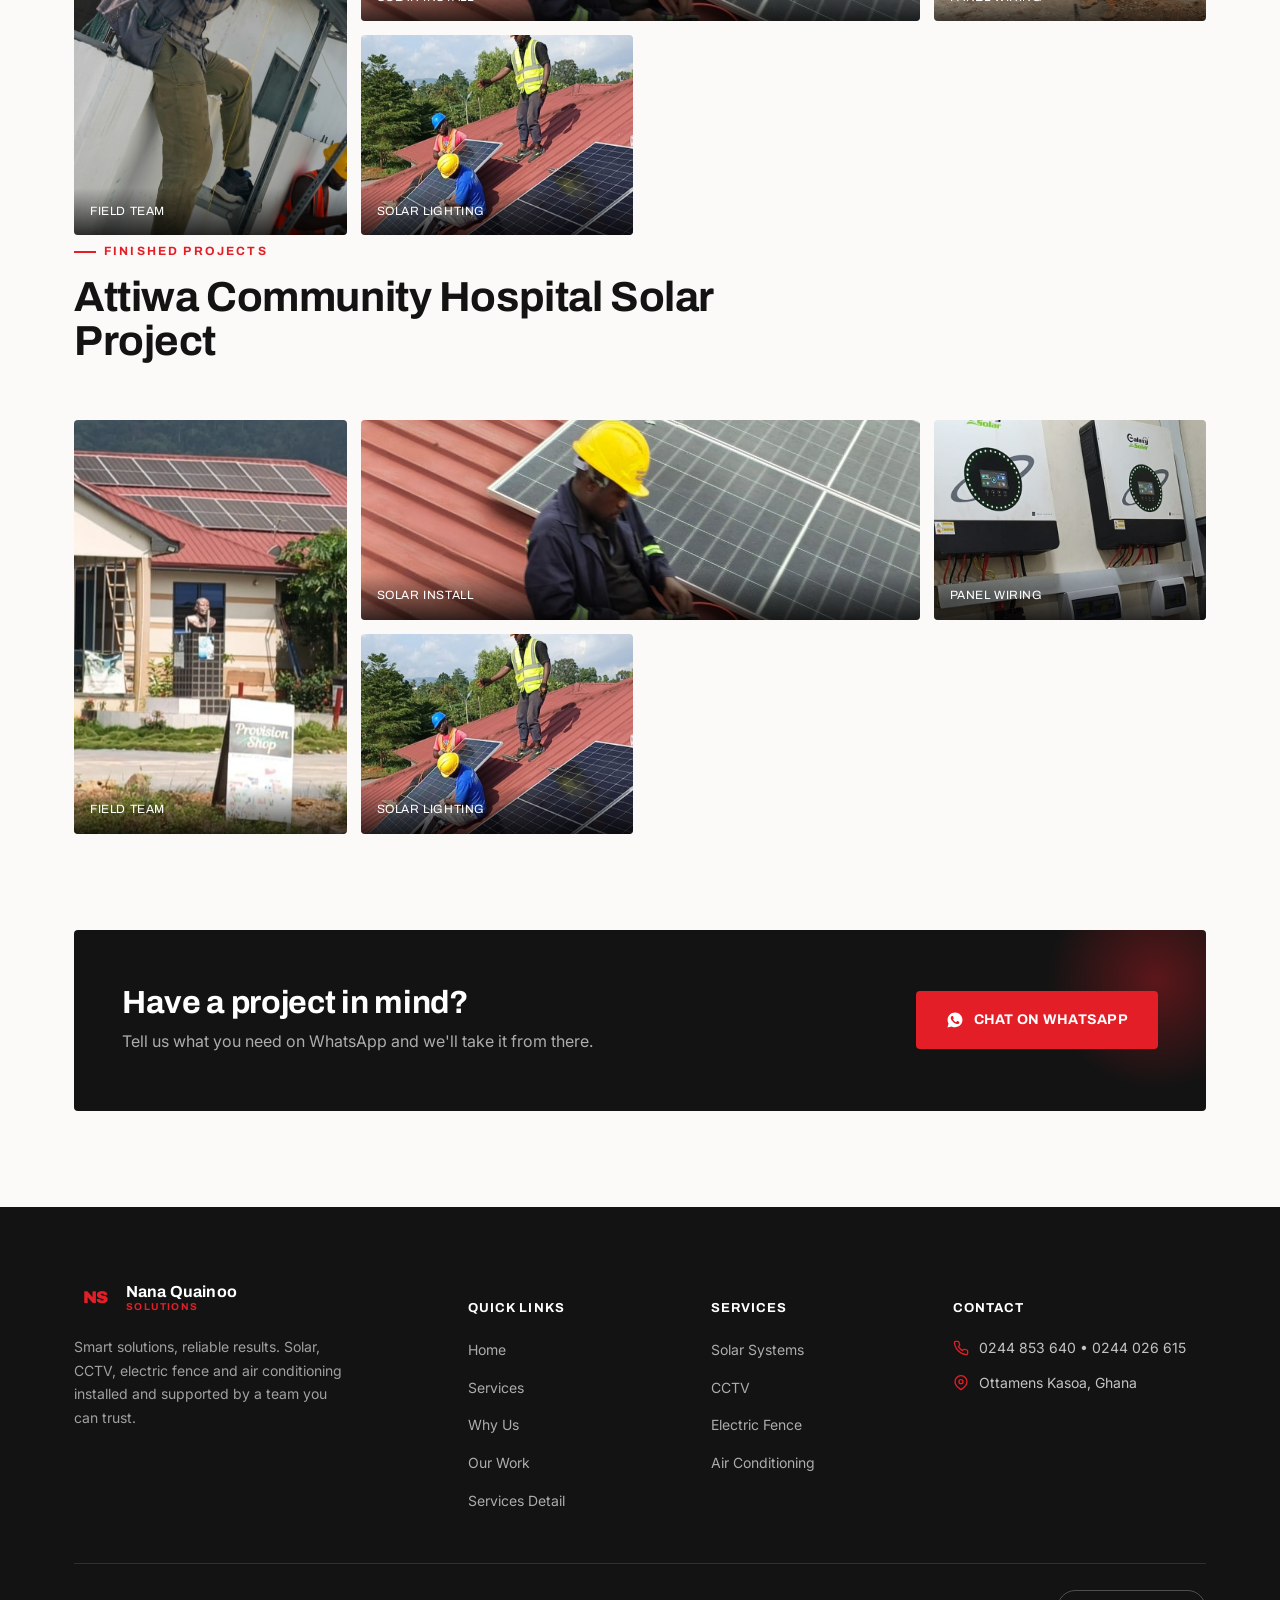
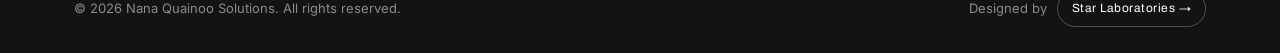
<file: services.html>
<!DOCTYPE html>
<html lang="en">
<head>
<meta charset="UTF-8">
<meta name="viewport" content="width=device-width, initial-scale=1.0">
<title>Our Services | Nana Quainoo Solutions — Kasoa</title>
<meta name="description" content="Explore Nana Quainoo Solutions' full range of services: solar system installation, CCTV surveillance, electric fencing and air conditioning.">
<link rel="preconnect" href="https://fonts.googleapis.com">
<link href="https://fonts.googleapis.com/css2?family=Archivo:wght@600;700;800;900&family=Inter:wght@400;500;600;700&display=swap" rel="stylesheet">
<link rel="stylesheet" href="style.css">
</head>
<body>

<!-- ============ HEADER ============ -->
<header class="site-header">
  <nav class="nav">
    <a href="index.html" class="brand">
      <span class="brand-mark">NQS</span>
      <span class="brand-text">
        <strong>Nana Quainoo</strong>
        <span>Solutions</span>
      </span>
    </a>

    <ul class="nav-links">
      <li><a href="index.html">Home</a></li>
      <li><a href="index.html#services">Services</a></li>
      <li><a href="index.html#why-us">Why Us</a></li>
      <li><a href="index.html#work">Our Work</a></li>
      <li><a href="services.html" class="active">Services Detail</a></li>
    </ul>

    <div class="nav-cta">
      <div class="nav-phone">
        <span>Call / WhatsApp</span>
        <strong>0244 853 640</strong>
      </div>
      <a class="btn btn-primary" href="https://wa.me/233244853640?text=Hello%20Nana%20Quainoo%20Solutions%2C%20I%27d%20like%20to%20request%20a%20quote." target="_blank" rel="noopener">
        <svg viewBox="0 0 24 24" fill="currentColor"><path d="M12.04 2C6.58 2 2.13 6.45 2.13 11.91c0 1.75.46 3.39 1.26 4.81L2 22l5.42-1.42a9.9 9.9 0 0 0 4.62 1.15h.01c5.46 0 9.9-4.45 9.9-9.91C21.96 6.45 17.5 2 12.04 2Zm5.81 14.06c-.24.68-1.4 1.31-1.93 1.38-.5.07-1.13.1-1.83-.11-.42-.13-.96-.31-1.65-.6-2.9-1.25-4.79-4.19-4.94-4.39-.14-.2-1.18-1.57-1.18-2.99 0-1.43.75-2.13 1.02-2.42.27-.29.58-.36.78-.36.2 0 .39 0 .56.01.18.01.42-.07.65.5.24.58.82 2 .89 2.15.07.14.12.31.02.5-.09.2-.14.31-.28.48-.14.17-.29.37-.42.5-.14.14-.28.29-.12.57.16.28.72 1.19 1.55 1.93 1.06.95 1.96 1.24 2.24 1.38.28.14.44.12.6-.07.17-.2.71-.83.9-1.11.19-.28.38-.24.63-.14.26.09 1.65.78 1.93.92.28.14.47.21.54.33.07.12.07.68-.17 1.36Z"/></svg>
        WhatsApp Us
      </a>
    </div>

    <button class="hamburger" aria-label="Toggle menu">
      <span></span><span></span><span></span>
    </button>
  </nav>
</header>

<!-- ============ PAGE HERO ============ -->
<section class="page-hero">
  <div class="hero-bg"></div>
  <div class="hero-overlay"></div>
  <div class="container page-hero-inner">
    <div class="breadcrumb">Home <span>&rsaquo;</span> Services</div>
    <h1>Solutions tailored to your <br>home &amp; business needs</h1>
    <p class="lead" style="margin-top:18px;">Solar power, security cameras, electric fencing and air conditioning — installed by a team focused on reliability and quality.</p>
  </div>
</section>

<!-- ============ SOLAR ============ -->
<section class="container">
  <div class="detail-row" id="solar">
    <div class="detail-media">
      <img src="images/solar panel1.png" alt="Technician installing solar panels on rooftop">
    </div>
    <div class="detail-copy">
      <span class="tag">01 &mdash; Solar Systems</span>
      <h2>Solar Systems Installation</h2>
      <p>Reliable and efficient solar solutions for homes, businesses and industries. We design, supply and install complete solar systems — including panels, inverters and battery storage — so you stay powered even when the grid isn't reliable.</p>
      <ul class="detail-features">
        <li><svg viewBox="0 0 24 24" fill="none" stroke="currentColor" stroke-width="2"><path d="m5 13 4 4L19 7"/></svg> Rooftop &amp; ground-mount panels</li>
        <li><svg viewBox="0 0 24 24" fill="none" stroke="currentColor" stroke-width="2"><path d="m5 13 4 4L19 7"/></svg> Battery backup storage</li>
        <li><svg viewBox="0 0 24 24" fill="none" stroke="currentColor" stroke-width="2"><path d="m5 13 4 4L19 7"/></svg> Solar street &amp; security lighting</li>
        <li><svg viewBox="0 0 24 24" fill="none" stroke="currentColor" stroke-width="2"><path d="m5 13 4 4L19 7"/></svg> System maintenance &amp; support</li>
      </ul>
      <a class="btn btn-dark" style="margin-top:26px;" href="https://wa.me/233244853640?text=Hello%2C%20I%27d%20like%20a%20quote%20for%20a%20solar%20system%20installation." target="_blank" rel="noopener">Ask About Solar</a>
    </div>
  </div>

  <div class="detail-row reverse">
    <div class="detail-media">
      <div class="detail-media-grid">
        <img src="images/work force5.jpg" alt="Completed rooftop solar panel installation">
        <img src="images/battery.png" alt="Solar battery storage units">
        <img src="images/solar king light.png" alt="Solar powered street light">
        <img src="images/work force1.png" alt="Technician securing solar panel wiring">
      </div>
    </div>
    <div class="detail-copy">
      <span class="tag">Solar Product Range</span>
      <h2>Panels, batteries &amp; solar lighting</h2>
      <p>Beyond installation, we supply the components that make a solar system dependable — from high-output panels and battery storage cabinets to solar-powered street lights for compounds, estates and business premises.</p>
      <ul class="detail-features">
        <li><svg viewBox="0 0 24 24" fill="none" stroke="currentColor" stroke-width="2"><path d="m5 13 4 4L19 7"/></svg> High-efficiency solar panels</li>
        <li><svg viewBox="0 0 24 24" fill="none" stroke="currentColor" stroke-width="2"><path d="m5 13 4 4L19 7"/></svg> Modular battery storage units</li>
        <li><svg viewBox="0 0 24 24" fill="none" stroke="currentColor" stroke-width="2"><path d="m5 13 4 4L19 7"/></svg> All-in-one solar street lights</li>
        <li><svg viewBox="0 0 24 24" fill="none" stroke="currentColor" stroke-width="2"><path d="m5 13 4 4L19 7"/></svg> Clean, professional wiring</li>
      </ul>
    </div>
  </div>
</section>

<!-- ============ CCTV ============ -->
<section class="section-dim">
  <div class="container">
    <div class="detail-row" id="cctv">
      <div class="detail-media">
        <img src="images/cctv3.jpg" alt="CCTV camera mounted on exterior wall">
      </div>
      <div class="detail-copy">
        <span class="tag">02 &mdash; Security</span>
        <h2>CCTV Installation</h2>
        <p>High quality surveillance systems to keep your property safe and secure. We install cameras positioned for full coverage of entrances, compounds and blind spots — giving you visibility whenever you need it.</p>
        <ul class="detail-features">
          <li><svg viewBox="0 0 24 24" fill="none" stroke="currentColor" stroke-width="2"><path d="m5 13 4 4L19 7"/></svg> Indoor &amp; outdoor cameras</li>
          <li><svg viewBox="0 0 24 24" fill="none" stroke="currentColor" stroke-width="2"><path d="m5 13 4 4L19 7"/></svg> Night vision coverage</li>
          <li><svg viewBox="0 0 24 24" fill="none" stroke="currentColor" stroke-width="2"><path d="m5 13 4 4L19 7"/></svg> Remote mobile viewing</li>
          <li><svg viewBox="0 0 24 24" fill="none" stroke="currentColor" stroke-width="2"><path d="m5 13 4 4L19 7"/></svg> Recorder &amp; storage setup</li>
        </ul>
        <a class="btn btn-dark" style="margin-top:26px;" href="https://wa.me/233244853640?text=Hello%2C%20I%27d%20like%20a%20quote%20for%20CCTV%20installation." target="_blank" rel="noopener">Ask About CCTV</a>
      </div>
    </div>

    <div class="detail-row reverse">
      <div class="detail-media">
        <img src="images/cctv2.jpg" alt="CCTV camera overlooking a property">
      </div>
      <div class="detail-copy">
        <span class="tag">Round-the-Clock Coverage</span>
        <h2>Watch over what matters, day and night</h2>
        <p>Whether it's a home, shop or office, our surveillance systems are set up to give you clear footage and dependable uptime, with support available whenever you need adjustments or maintenance.</p>
      </div>
    </div>
  </div>
</section>

<!-- ============ ELECTRIC FENCE ============ -->
<section class="container">
  <div class="detail-row" id="fence">
    <div class="detail-media">
      <img src="images/cctv1.jpg" alt="Electric fence wires on fence posts">
    </div>
    <div class="detail-copy">
      <span class="tag">03 &mdash; Perimeter Security</span>
      <h2>Electric Fence</h2>
      <p>Strong and reliable electric fence systems for maximum protection and peace of mind. We design perimeter security that deters intrusion while blending into your property's structure.</p>
      <ul class="detail-features">
        <li><svg viewBox="0 0 24 24" fill="none" stroke="currentColor" stroke-width="2"><path d="m5 13 4 4L19 7"/></svg> Wall-top &amp; standalone fencing</li>
        <li><svg viewBox="0 0 24 24" fill="none" stroke="currentColor" stroke-width="2"><path d="m5 13 4 4L19 7"/></svg> Energizer &amp; alarm integration</li>
        <li><svg viewBox="0 0 24 24" fill="none" stroke="currentColor" stroke-width="2"><path d="m5 13 4 4L19 7"/></svg> Weatherproof components</li>
        <li><svg viewBox="0 0 24 24" fill="none" stroke="currentColor" stroke-width="2"><path d="m5 13 4 4L19 7"/></svg> Routine testing &amp; servicing</li>
      </ul>
      <a class="btn btn-dark" style="margin-top:26px;" href="https://wa.me/233244853640?text=Hello%2C%20I%27d%20like%20a%20quote%20for%20electric%20fence%20installation." target="_blank" rel="noopener">Ask About Fencing</a>
    </div>
  </div>

  <div class="detail-row reverse">
    <div class="detail-media">
      <img src="images/work force8.jpg" alt="Electric fence installed along a building perimeter">
    </div>
    <div class="detail-copy">
      <span class="tag">Built To Last</span>
      <h2>A visible, reliable deterrent</h2>
      <p>Our fence installations are finished neatly and tested thoroughly before handover, so your property's perimeter stays protected without constant upkeep.</p>
    </div>
  </div>
</section>

<!-- ============ AC ============ -->
<section class="section-dim">
  <div class="container">
    <div class="detail-row" id="ac">
      <div class="detail-media">
        <img src="images/air conditioner.jpg" alt="Wall mounted split air conditioning unit">
      </div>
      <div class="detail-copy">
        <span class="tag">04 &mdash; Comfort</span>
        <h2>Air Conditioning</h2>
        <p>Sales, installation and maintenance of air conditioning systems. From selecting the right unit for your space to keeping it running efficiently, our team handles the full job.</p>
        <ul class="detail-features">
          <li><svg viewBox="0 0 24 24" fill="none" stroke="currentColor" stroke-width="2"><path d="m5 13 4 4L19 7"/></svg> Split &amp; inverter unit installs</li>
          <li><svg viewBox="0 0 24 24" fill="none" stroke="currentColor" stroke-width="2"><path d="m5 13 4 4L19 7"/></svg> Servicing &amp; gas top-up</li>
          <li><svg viewBox="0 0 24 24" fill="none" stroke="currentColor" stroke-width="2"><path d="m5 13 4 4L19 7"/></svg> Repairs &amp; troubleshooting</li>
          <li><svg viewBox="0 0 24 24" fill="none" stroke="currentColor" stroke-width="2"><path d="m5 13 4 4L19 7"/></svg> Home &amp; office units</li>
        </ul>
        <a class="btn btn-dark" style="margin-top:26px;" href="https://wa.me/233244853640?text=Hello%2C%20I%27d%20like%20a%20quote%20for%20AC%20installation%20or%20servicing." target="_blank" rel="noopener">Ask About AC</a>
      </div>
    </div>
  </div>
</section>

<!-- ============ OUR WORK ============ -->
<section class="section" id="team">
  <div class="container">
    <div class="section-head">
      <span class="eyebrow">Meet The Team</span>
      <h2>The people behind every installation</h2>
      <p>150+ customers trust our technicians to get the job done safely, neatly, and on schedule.</p>
    </div>
    <div class="gallery-grid">
      <div class="g-item g-tall"><img src="images/work force2.png" alt="NQS team on a solar installation site"><span class="gallery-cap">Field Team</span></div>
      <div class="g-item g-wide"><img src="images/work force4.jpg" alt="Technician installing rooftop solar panels"><span class="gallery-cap">Solar Install</span></div>
      <div class="g-item"><img src="images/work force1.png" alt="Technician working on solar panel wiring"><span class="gallery-cap">Panel Wiring</span></div>
      <div class="g-item"><img src="images/work force6.jpg" alt="Solar street light product"><span class="gallery-cap">Solar Lighting</span></div>
    </div>
  </div>


   <div class="container">
    <div class="section-head">
      <span class="eyebrow">Finished Projects</span>
      <h2>Attiwa Community Hospital Solar Project</h2>
      <p></p>
    </div>
    <div class="gallery-grid">
      <div class="g-item g-tall"><img src="images/finished work Attiwa community hospital.jpg" alt="NQS team on a solar installation site"><span class="gallery-cap">Field Team</span></div>
      <div class="g-item g-wide"><img src="images/work force4.jpg" alt="Technician installing rooftop solar panels"><span class="gallery-cap">Solar Install</span></div>
      <div class="g-item"><img src="images/battery2.jpg" alt="Technician working on solar panel wiring"><span class="gallery-cap">Panel Wiring</span></div>
      <div class="g-item"><img src="images/work force6.jpg" alt="Solar street light product"><span class="gallery-cap">Solar Lighting</span></div>
    </div>
  </div>
</section>

<!-- ============ CTA BANNER ============ -->
<section class="section" style="padding-top:0;">
  <div class="container">
    <div class="cta-banner">
      <div>
        <h3>Have a project in mind?</h3>
        <p>Tell us what you need on WhatsApp and we'll take it from there.</p>
      </div>
      <a class="btn btn-primary" href="https://wa.me/233244853640?text=Hello%20Nana%20Quainoo%20Solutions%2C%20I%27d%20like%20to%20request%20a%20quote." target="_blank" rel="noopener">
        <svg viewBox="0 0 24 24" fill="currentColor"><path d="M12.04 2C6.58 2 2.13 6.45 2.13 11.91c0 1.75.46 3.39 1.26 4.81L2 22l5.42-1.42a9.9 9.9 0 0 0 4.62 1.15h.01c5.46 0 9.9-4.45 9.9-9.91C21.96 6.45 17.5 2 12.04 2Zm5.81 14.06c-.24.68-1.4 1.31-1.93 1.38-.5.07-1.13.1-1.83-.11-.42-.13-.96-.31-1.65-.6-2.9-1.25-4.79-4.19-4.94-4.39-.14-.2-1.18-1.57-1.18-2.99 0-1.43.75-2.13 1.02-2.42.27-.29.58-.36.78-.36.2 0 .39 0 .56.01.18.01.42-.07.65.5.24.58.82 2 .89 2.15.07.14.12.31.02.5-.09.2-.14.31-.28.48-.14.17-.29.37-.42.5-.14.14-.28.29-.12.57.16.28.72 1.19 1.55 1.93 1.06.95 1.96 1.24 2.24 1.38.28.14.44.12.6-.07.17-.2.71-.83.9-1.11.19-.28.38-.24.63-.14.26.09 1.65.78 1.93.92.28.14.47.21.54.33.07.12.07.68-.17 1.36Z"/></svg>
        Chat On WhatsApp
      </a>
    </div>
  </div>
</section>

<!-- ============ FOOTER ============ -->
<footer class="site-footer">
  <div class="container">
    <div class="footer-grid">
      <div class="footer-brand">
        <a href="index.html" class="brand">
          <span class="brand-mark">NS</span>
          <span class="brand-text"><strong>Nana Quainoo</strong><span>Solutions</span></span>
        </a>
        <p>Smart solutions, reliable results. Solar, CCTV, electric fence and air conditioning  installed and supported by a team you can trust.</p>
      </div>
      <div class="footer-col">
        <h5>Quick Links</h5>
        <ul>
          <li><a href="index.html">Home</a></li>
          <li><a href="index.html#services">Services</a></li>
          <li><a href="index.html#why-us">Why Us</a></li>
          <li><a href="index.html#work">Our Work</a></li>
          <li><a href="services.html">Services Detail</a></li>
        </ul>
      </div>
      <div class="footer-col">
        <h5>Services</h5>
        <ul>
          <li><a href="services.html#solar">Solar Systems</a></li>
          <li><a href="services.html#cctv">CCTV</a></li>
          <li><a href="services.html#fence">Electric Fence</a></li>
          <li><a href="services.html#ac">Air Conditioning</a></li>
        </ul>
      </div>
      <div class="footer-col">
        <h5>Contact</h5>
        <ul>
          <li class="contact-line"><svg viewBox="0 0 24 24" fill="none" stroke="currentColor" stroke-width="2"><path d="M22 16.92v3a2 2 0 0 1-2.18 2 19.79 19.79 0 0 1-8.63-3.07 19.5 19.5 0 0 1-6-6 19.79 19.79 0 0 1-3.07-8.67A2 2 0 0 1 4.11 2h3a2 2 0 0 1 2 1.72c.13.96.36 1.9.7 2.81a2 2 0 0 1-.45 2.11L8.09 9.91a16 16 0 0 0 6 6l1.27-1.27a2 2 0 0 1 2.11-.45c.9.34 1.85.57 2.81.7A2 2 0 0 1 22 16.92Z"/></svg> 0244 853 640 &bull; 0244 026 615</li>
          <li class="contact-line"><svg viewBox="0 0 24 24" fill="none" stroke="currentColor" stroke-width="2"><path d="M21 10c0 6-9 12-9 12S3 16 3 10a9 9 0 1 1 18 0Z"/><circle cx="12" cy="10" r="3"/></svg> Ottamens Kasoa, Ghana</li>
        </ul>
      </div>
    </div>
    <div class="footer-bottom">
      <span>&copy; 2026 Nana Quainoo Solutions. All rights reserved.</span>
      <span class="footer-credit">
        Designed by
        <a class="footer-credit-btn" href="https://starlabsss.netlify.app/" target="_blank" rel="noopener">Star Laboratories &rarr;</a>
      </span>
    </div>
  </div>
</footer>

<!-- ============ FLOATING WHATSAPP ============ -->
<a class="wa-float" href="https://wa.me/233244853640?text=Hello%20Nana%20Quainoo%20Solutions%2C%20I%27d%20like%20to%20request%20a%20quote." target="_blank" rel="noopener" aria-label="Chat on WhatsApp">
  <svg viewBox="0 0 24 24"><path d="M12.04 2C6.58 2 2.13 6.45 2.13 11.91c0 1.75.46 3.39 1.26 4.81L2 22l5.42-1.42a9.9 9.9 0 0 0 4.62 1.15h.01c5.46 0 9.9-4.45 9.9-9.91C21.96 6.45 17.5 2 12.04 2Zm5.81 14.06c-.24.68-1.4 1.31-1.93 1.38-.5.07-1.13.1-1.83-.11-.42-.13-.96-.31-1.65-.6-2.9-1.25-4.79-4.19-4.94-4.39-.14-.2-1.18-1.57-1.18-2.99 0-1.43.75-2.13 1.02-2.42.27-.29.58-.36.78-.36.2 0 .39 0 .56.01.18.01.42-.07.65.5.24.58.82 2 .89 2.15.07.14.12.31.02.5-.09.2-.14.31-.28.48-.14.17-.29.37-.42.5-.14.14-.28.29-.12.57.16.28.72 1.19 1.55 1.93 1.06.95 1.96 1.24 2.24 1.38.28.14.44.12.6-.07.17-.2.71-.83.9-1.11.19-.28.38-.24.63-.14.26.09 1.65.78 1.93.92.28.14.47.21.54.33.07.12.07.68-.17 1.36Z"/></svg>
</a>

<script src="script.js"></script>
</body>
</html>
</file>
<file: style.css>
/* =========================================================
   Nana Quainoo Solutions — Design Tokens
   Palette pulled from the NQS mark: signal red, ink black,
   paper white. One accent, used with discipline.
   ========================================================= */
:root{
  --red: #E31E27;
  --red-dark: #A8151C;
  --red-deep: #7A0F14;
  --ink: #131313;
  --ink-soft: #2B2B2B;
  --paper: #FBFAF8;
  --paper-dim: #F1EEEA;
  --line: #E7E2DC;
  --gray: #6B6560;
  --white: #FFFFFF;

  --display: 'Archivo', 'Arial Black', sans-serif;
  --body: 'Inter', -apple-system, BlinkMacSystemFont, 'Segoe UI', sans-serif;

  --radius: 4px;
  --shadow: 0 20px 40px -20px rgba(19,19,19,0.35);
  --container: 1180px;
}

*,*::before,*::after{box-sizing:border-box;}
html{scroll-behavior:smooth;}
body{
  margin:0;
  font-family:var(--body);
  color:var(--ink);
  background:var(--paper);
  line-height:1.6;
  -webkit-font-smoothing:antialiased;
}
img{max-width:100%;display:block;}
a{color:inherit;text-decoration:none;}
ul{list-style:none;margin:0;padding:0;}
h1,h2,h3,h4{font-family:var(--display);margin:0;line-height:1.05;letter-spacing:-0.01em;}
p{margin:0;}
.container{max-width:var(--container);margin:0 auto;padding:0 24px;}

.eyebrow{
  display:inline-flex;align-items:center;gap:8px;
  font-family:var(--display);
  font-size:12px;letter-spacing:0.18em;text-transform:uppercase;
  color:var(--red);font-weight:700;
}
.eyebrow::before{content:"";width:22px;height:2px;background:var(--red);display:inline-block;}

/* =========== Buttons =========== */
.btn{
  display:inline-flex;align-items:center;justify-content:center;gap:10px;
  font-family:var(--display);font-weight:700;font-size:14px;letter-spacing:0.02em;
  padding:16px 28px;border-radius:var(--radius);border:2px solid transparent;
  cursor:pointer;transition:transform .18s ease, background .18s ease, color .18s ease, border-color .18s ease;
  text-transform:uppercase;
}
.btn:active{transform:scale(0.97);}
.btn-primary{background:var(--red);color:var(--white);}
.btn-primary:hover{background:var(--red-dark);}
.btn-outline{background:transparent;color:var(--white);border-color:rgba(255,255,255,0.55);}
.btn-outline:hover{border-color:var(--white);background:rgba(255,255,255,0.08);}
.btn-dark{background:var(--ink);color:var(--white);}
.btn-dark:hover{background:#000;}
.btn-ghost{background:transparent;color:var(--ink);border-color:var(--ink);}
.btn-ghost:hover{background:var(--ink);color:var(--white);}
.btn svg{width:18px;height:18px;flex:none;}

/* =========== Header =========== */
.site-header{
  position:sticky;top:0;z-index:200;
  background:rgba(251,250,248,0.92);
  backdrop-filter:blur(10px);
  border-bottom:1px solid var(--line);
}
.nav{
  display:flex;align-items:center;justify-content:space-between;
  padding:16px 24px;max-width:var(--container);margin:0 auto;
}
.brand{display:flex;align-items:center;gap:10px;font-family:var(--display);}
.brand-mark{
  width:42px;height:42px;border-radius:8px;background:var(--ink);
  display:flex;align-items:center;justify-content:center;
  color:var(--red);font-weight:900;font-size:17px;letter-spacing:-0.05em;
  flex:none;
}
.brand-text{display:flex;flex-direction:column;line-height:1.1;}
.brand-text strong{font-size:16px;letter-spacing:0.01em;}
.brand-text span{font-size:10px;letter-spacing:0.14em;text-transform:uppercase;color:var(--red);font-weight:700;}

.nav-links{display:flex;align-items:center;gap:36px;}
.nav-links a{
  font-family:var(--display);font-size:13px;font-weight:600;letter-spacing:0.04em;
  text-transform:uppercase;color:var(--ink-soft);position:relative;padding:4px 0;
}
.nav-links a::after{
  content:"";position:absolute;left:0;bottom:-2px;width:0;height:2px;background:var(--red);
  transition:width .2s ease;
}
.nav-links a:hover::after,.nav-links a.active::after{width:100%;}
.nav-links a.active{color:var(--red);}

.nav-cta{display:flex;align-items:center;gap:14px;}
.nav-cta .btn{padding:12px 20px;font-size:12px;}
.nav-phone{display:flex;flex-direction:column;font-size:12px;color:var(--gray);text-align:right;}
.nav-phone strong{color:var(--ink);font-family:var(--display);font-size:13px;}

.hamburger{
  display:none;flex-direction:column;gap:5px;background:none;border:none;cursor:pointer;padding:6px;
}
.hamburger span{width:26px;height:2px;background:var(--ink);display:block;transition:.25s;}
.hamburger.open span:nth-child(1){transform:translateY(7px) rotate(45deg);}
.hamburger.open span:nth-child(2){opacity:0;}
.hamburger.open span:nth-child(3){transform:translateY(-7px) rotate(-45deg);}

/* =========== Hero =========== */
.hero{
  position:relative;overflow:hidden;
  min-height:640px;display:flex;align-items:center;
  color:var(--white);
}
.hero-bg{
  position:absolute;inset:0;
  background-image:url('images/home banner.jpg');
  background-size:cover;background-position:center;
  filter:blur(1px) brightness(0.55) saturate(1.01);
  transform:scale(1.08);
}
.hero-overlay{
  position:absolute;inset:0;
  background:linear-gradient(115deg, rgba(10,10,10,0.88) 15%, rgba(163,20,25,0.55) 62%, rgba(10,10,10,0.75) 100%);
}
.hero-inner{position:relative;z-index:2;padding:120px 24px 90px;max-width:var(--container);margin:0 auto;width:100%;}
.hero-badges{display:flex;flex-wrap:wrap;gap:10px;margin-bottom:26px;}
.hero-badge{
  font-size:11px;font-family:var(--display);letter-spacing:0.1em;text-transform:uppercase;
  border:1px solid rgba(255,255,255,0.35);padding:8px 14px;border-radius:999px;color:#fff;
  background:rgba(255,255,255,0.06);
}
.hero h1{
  font-size:clamp(38px,6vw,66px);font-weight:900;max-width:820px;margin-bottom:22px;
}
.hero h1 em{font-style:normal;color:var(--red);display:block;}
.hero p.lead{max-width:560px;font-size:17px;color:rgba(255,255,255,0.85);margin-bottom:36px;}
.hero-actions{display:flex;flex-wrap:wrap;gap:16px;}
.hero-meta{
  margin-top:56px;display:flex;flex-wrap:wrap;gap:36px;padding-top:28px;border-top:1px solid rgba(255,255,255,0.2);
}
.hero-meta-item strong{display:block;font-family:var(--display);font-size:26px;color:var(--white);}
.hero-meta-item span{font-size:12px;text-transform:uppercase;letter-spacing:0.08em;color:rgba(255,255,255,0.65);}

/* =========== Marquee strip =========== */
.strip{background:var(--ink);color:var(--white);padding:14px 0;overflow:hidden;}
.strip-track{display:flex;gap:48px;white-space:nowrap;animation:scroll 26s linear infinite;width:max-content;}
.strip span{font-family:var(--display);font-size:13px;letter-spacing:0.14em;text-transform:uppercase;color:rgba(255,255,255,0.75);}
.strip span b{color:var(--red);}
@keyframes scroll{from{transform:translateX(0);}to{transform:translateX(-50%);}}

/* =========== Section basics =========== */
.section{padding:96px 0;}
.section-tight{padding:64px 0;}
.section-dark{background:var(--ink);color:var(--white);}
.section-dim{background:var(--paper-dim);}
.section-head{max-width:640px;margin-bottom:56px;}
.section-head h2{font-size:clamp(28px,4vw,42px);margin-top:14px;}
.section-head p{color:var(--gray);margin-top:16px;font-size:16px;}
.section-dark .section-head p{color:rgba(255,255,255,0.65);}
.section-flex-head{display:flex;justify-content:space-between;align-items:flex-end;gap:24px;flex-wrap:wrap;margin-bottom:56px;}

/* =========== Services grid =========== */
.services-grid{display:grid;grid-template-columns:repeat(4,1fr);gap:24px;}
.service-card{
  background:var(--white);border:1px solid var(--line);border-radius:var(--radius);
  overflow:hidden;transition:transform .25s ease, box-shadow .25s ease;
  display:flex;flex-direction:column;
}
.service-card:hover{transform:translateY(-6px);box-shadow:var(--shadow);}
.service-card-img{height:170px;overflow:hidden;position:relative;}
.service-card-img img{width:100%;height:100%;object-fit:cover;transition:transform .4s ease;}
.service-card:hover .service-card-img img{transform:scale(1.08);}
.service-card-num{
  position:absolute;top:12px;left:12px;background:var(--red);color:#fff;
  font-family:var(--display);font-size:11px;padding:4px 9px;border-radius:3px;letter-spacing:0.05em;
}
.service-card-body{padding:24px;display:flex;flex-direction:column;gap:10px;flex:1;}
.service-card-body h3{font-size:18px;}
.service-card-body p{font-size:14px;color:var(--gray);flex:1;}
.service-card-link{
  font-family:var(--display);font-size:12px;letter-spacing:0.06em;text-transform:uppercase;
  color:var(--red);display:inline-flex;align-items:center;gap:6px;
}
.service-card-link svg{width:14px;height:14px;transition:transform .2s ease;}
.service-card-link:hover svg{transform:translateX(4px);}

/* =========== Why choose us =========== */
.why-grid{display:grid;grid-template-columns:repeat(4,1fr);gap:1px;background:var(--line);border:1px solid var(--line);}
.why-item{background:var(--white);padding:34px 26px;}
.why-item .icon{
  width:48px;height:48px;border-radius:50%;background:var(--paper-dim);
  display:flex;align-items:center;justify-content:center;margin-bottom:18px;color:var(--red);
}
.why-item .icon svg{width:22px;height:22px;}
.why-item h4{font-size:16px;margin-bottom:8px;}
.why-item p{font-size:13.5px;color:var(--gray);}

/* =========== About / image feature =========== */
.about{display:grid;grid-template-columns:1.05fr 0.95fr;gap:64px;align-items:center;}
.about-media{position:relative;border-radius:var(--radius);overflow:hidden;}
.about-media img{width:100%;height:460px;object-fit:cover;}
.about-media-tag{
  position:absolute;bottom:0;left:0;background:var(--red);color:#fff;
  padding:16px 22px;font-family:var(--display);font-size:13px;letter-spacing:0.04em;
  max-width:70%;
}
.about-list{display:flex;flex-direction:column;gap:16px;margin:28px 0 34px;}
.about-list li{display:flex;align-items:flex-start;gap:12px;font-size:15px;color:var(--ink-soft);}
.about-list li svg{width:20px;height:20px;color:var(--red);flex:none;margin-top:2px;}

/* =========== Stat band =========== */
.stat-band{background:var(--red);color:#fff;}
.stat-band .container{
  display:grid;grid-template-columns:repeat(4,1fr);
  padding:44px 24px;
}
.stat-item{text-align:center;border-right:1px solid rgba(255,255,255,0.25);padding:0 10px;}
.stat-item:last-child{border-right:none;}
.stat-item strong{display:block;font-family:var(--display);font-size:34px;}
.stat-item span{font-size:12px;text-transform:uppercase;letter-spacing:0.08em;opacity:0.85;}

/* =========== Gallery =========== */
.gallery-grid{display:grid;grid-template-columns:repeat(4,1fr);grid-auto-rows:200px;gap:14px;}
.gallery-grid a,.gallery-grid .g-item{grid-column:span 1;grid-row:span 1;overflow:hidden;border-radius:var(--radius);position:relative;}
.gallery-grid .g-tall{grid-row:span 2;}
.gallery-grid .g-wide{grid-column:span 2;}
.gallery-grid img{width:100%;height:100%;object-fit:cover;transition:transform .5s ease;}
.gallery-grid .g-item:hover img{transform:scale(1.06);}
.gallery-cap{
  position:absolute;left:0;right:0;bottom:0;padding:14px 16px;
  background:linear-gradient(0deg, rgba(0,0,0,0.75), transparent);
  color:#fff;font-family:var(--display);font-size:12px;letter-spacing:0.05em;text-transform:uppercase;
}

/* =========== CTA banner =========== */
.cta-banner{
  background:var(--ink);color:#fff;border-radius:var(--radius);
  padding:56px 48px;display:flex;justify-content:space-between;align-items:center;gap:32px;flex-wrap:wrap;
  position:relative;overflow:hidden;
}
.cta-banner::before{
  content:"";position:absolute;right:-60px;top:-60px;width:220px;height:220px;border-radius:50%;
  background:radial-gradient(circle, rgba(227,30,39,0.35), transparent 70%);
}
.cta-banner h3{font-size:clamp(24px,3.4vw,32px);max-width:480px;position:relative;}
.cta-banner p{color:rgba(255,255,255,0.65);margin-top:10px;position:relative;}
.cta-banner .btn{position:relative;}

/* =========== Location / trust row =========== */
.trust-row{display:flex;flex-wrap:wrap;gap:40px;align-items:center;justify-content:space-between;}
.trust-badges{display:flex;flex-wrap:wrap;gap:14px;}
.trust-badge{
  display:flex;align-items:center;gap:10px;background:var(--white);border:1px solid var(--line);
  padding:12px 18px;border-radius:999px;font-size:13px;font-weight:600;
}
.trust-badge svg{width:16px;height:16px;color:var(--red);}

/* =========== Footer =========== */
.site-footer{background:var(--ink);color:rgba(255,255,255,0.75);padding-top:70px;}
.footer-grid{display:grid;grid-template-columns:1.4fr 0.8fr 0.8fr 1fr;gap:40px;padding-bottom:50px;border-bottom:1px solid rgba(255,255,255,0.12);}
.footer-brand .brand-text strong{color:#fff;}
.footer-brand p{margin-top:16px;font-size:14px;line-height:1.7;max-width:280px;color:rgba(255,255,255,0.6);}
.footer-col h5{font-family:var(--display);font-size:13px;letter-spacing:0.08em;text-transform:uppercase;color:#fff;margin-bottom:18px;}
.footer-col ul{display:flex;flex-direction:column;gap:12px;}
.footer-col a{font-size:14px;color:rgba(255,255,255,0.65);}
.footer-col a:hover{color:var(--red);}
.footer-col .contact-line{display:flex;gap:10px;align-items:flex-start;font-size:14px;}
.footer-col .contact-line svg{width:16px;height:16px;color:var(--red);flex:none;margin-top:3px;}
.footer-bottom{
  display:flex;justify-content:space-between;align-items:center;gap:16px;flex-wrap:wrap;
  padding:26px 0;font-size:13px;color:rgba(255,255,255,0.5);
}
.footer-credit{display:flex;align-items:center;gap:10px;}
.footer-credit-btn{
  display:inline-flex;align-items:center;gap:6px;border:1px solid rgba(255,255,255,0.25);
  padding:8px 14px;border-radius:999px;font-size:12px;font-family:var(--display);letter-spacing:0.04em;
  color:#fff;transition:.2s;
}
.footer-credit-btn:hover{background:var(--red);border-color:var(--red);}

/* =========== Floating WhatsApp =========== */
.wa-float{
  position:fixed;bottom:24px;right:24px;z-index:300;
  width:60px;height:60px;border-radius:50%;background:#25D366;
  display:flex;align-items:center;justify-content:center;box-shadow:0 10px 26px rgba(0,0,0,0.35);
  animation:pulse 2.6s infinite;
}
.wa-float svg{width:30px;height:30px;fill:#fff;}
@keyframes pulse{
  0%{box-shadow:0 10px 26px rgba(0,0,0,0.35),0 0 0 0 rgba(37,211,102,0.55);}
  70%{box-shadow:0 10px 26px rgba(0,0,0,0.35),0 0 0 16px rgba(37,211,102,0);}
  100%{box-shadow:0 10px 26px rgba(0,0,0,0.35),0 0 0 0 rgba(37,211,102,0);}
}

/* =========== Service detail (services.html) =========== */
.detail-row{display:grid;grid-template-columns:1fr 1fr;gap:64px;align-items:center;padding:80px 0;border-bottom:1px solid var(--line);}
.detail-row:last-of-type{border-bottom:none;}
.detail-row.reverse .detail-media{order:2;}
.detail-row.reverse .detail-copy{order:1;}
.detail-media{border-radius:var(--radius);overflow:hidden;position:relative;}
.detail-media img{width:100%;height:380px;object-fit:cover;}
.detail-media-grid{display:grid;grid-template-columns:1fr 1fr;gap:12px;}
.detail-media-grid img{height:184px;object-fit:cover;border-radius:var(--radius);}
.detail-copy .tag{
  font-family:var(--display);font-size:11px;letter-spacing:0.12em;text-transform:uppercase;
  color:var(--red);background:rgba(227,30,39,0.08);padding:6px 12px;border-radius:999px;display:inline-block;margin-bottom:16px;
}
.detail-copy h2{font-size:clamp(24px,3vw,32px);margin-bottom:16px;}
.detail-copy p{color:var(--gray);font-size:15.5px;margin-bottom:22px;}
.detail-features{display:grid;grid-template-columns:1fr 1fr;gap:12px 20px;}
.detail-features li{display:flex;gap:10px;align-items:flex-start;font-size:14px;color:var(--ink-soft);}
.detail-features li svg{width:16px;height:16px;color:var(--red);flex:none;margin-top:3px;}

/* =========== Page hero (interior pages) =========== */
.page-hero{
  position:relative;padding:150px 0 70px;color:#fff;overflow:hidden;
}
.page-hero .hero-bg{filter:blur(4px) brightness(0.4);}
.page-hero .hero-overlay{background:linear-gradient(120deg, rgba(10,10,10,0.9), rgba(122,15,20,0.65));}
.page-hero-inner{position:relative;z-index:2;}
.page-hero h1{font-size:clamp(32px,5vw,52px);}
.breadcrumb{display:flex;gap:8px;font-size:13px;color:rgba(255,255,255,0.6);margin-bottom:16px;font-family:var(--display);text-transform:uppercase;letter-spacing:0.06em;}
.breadcrumb span{color:var(--red);}

/* =========== Responsive =========== */
@media (max-width:1024px){
  .services-grid{grid-template-columns:repeat(2,1fr);}
  .why-grid{grid-template-columns:repeat(2,1fr);}
  .about{grid-template-columns:1fr;gap:40px;}
  .about-media img{height:340px;}
  .footer-grid{grid-template-columns:1fr 1fr;}
  .detail-row{grid-template-columns:1fr;gap:32px;padding:56px 0;}
  .detail-row.reverse .detail-media{order:1;}
  .detail-row.reverse .detail-copy{order:2;}
  .gallery-grid{grid-template-columns:repeat(2,1fr);}
}
@media (max-width:860px){
  .nav-links{
    position:fixed;top:73px;left:0;right:0;bottom:0;background:var(--paper);
    flex-direction:column;align-items:flex-start;gap:0;padding:12px 24px;
    transform:translateX(-100%);transition:transform .3s ease;z-index:150;overflow-y:auto;
  }
  .nav-links.open{transform:translateX(0);}
  .nav-links a{width:100%;padding:16px 0;border-bottom:1px solid var(--line);}
  .nav-phone{display:none;}
  .hamburger{display:flex;}
  .stat-band .container{grid-template-columns:repeat(2,1fr);gap:24px 0;}
  .stat-item{border-right:none;border-bottom:1px solid rgba(255,255,255,0.25);padding-bottom:20px;}
  .stat-item:nth-child(2n){border-right:none;}
}
@media (max-width:640px){
  .services-grid{grid-template-columns:1fr;}
  .why-grid{grid-template-columns:1fr;}
  .footer-grid{grid-template-columns:1fr;gap:34px;}
  .hero-inner{padding:110px 20px 70px;}
  .hero h1{font-size:clamp(32px,9vw,44px);}
  .hero-actions{flex-direction:column;align-items:stretch;}
  .hero-actions .btn{width:100%;}
  .cta-banner{flex-direction:column;align-items:flex-start;padding:40px 26px;}
  .cta-banner .btn{width:100%;justify-content:center;}
  .gallery-grid{grid-template-columns:1fr 1fr;grid-auto-rows:150px;}
  .stat-band .container{grid-template-columns:1fr 1fr;}
  .wa-float{width:54px;height:54px;bottom:16px;right:16px;}
  .footer-bottom{flex-direction:column;align-items:flex-start;}
}
</file>
